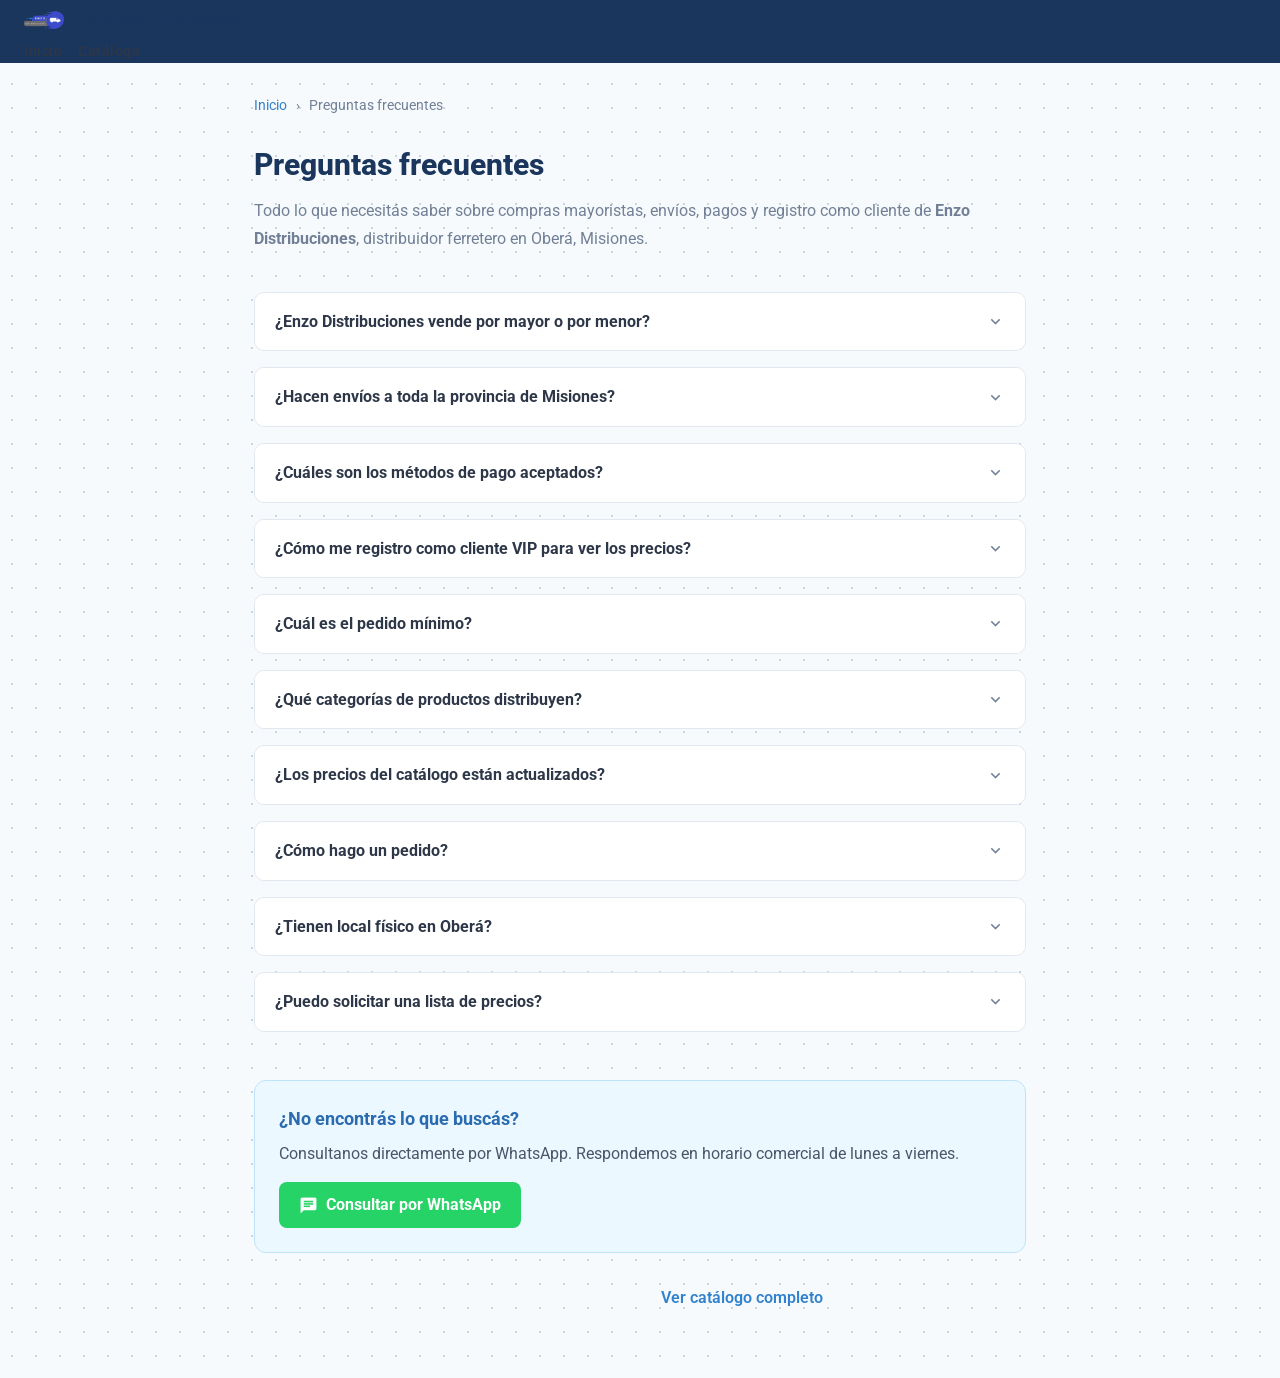
<file: faq.html>
<!DOCTYPE html>
<html lang="es">
<head>
    <meta charset="UTF-8">
    <meta name="viewport" content="width=device-width, initial-scale=1.0">
    <title>Preguntas Frecuentes | Enzo Distribuciones — Mayorista Ferretero Oberá</title>
    <meta name="description" content="Respondemos las preguntas más comunes sobre compras mayoristas, envíos a Misiones y NEA, métodos de pago, registro como cliente VIP y más.">
    <meta name="author" content="Enzo Distribuciones">
    <meta property="og:type"        content="website">
    <meta property="og:url"         content="https://enzodistribuciones.com/faq.html">
    <meta property="og:title"       content="Preguntas Frecuentes | Enzo Distribuciones">
    <meta property="og:description" content="Todo lo que necesitás saber sobre compras mayoristas de ferretería en Oberá, Misiones.">
    <meta property="og:image"       content="https://enzodistribuciones.com/og-image.jpg">
    <meta property="og:locale"      content="es_AR">
    <meta property="og:site_name"   content="Enzo Distribuciones">
    <link rel="canonical"           href="https://enzodistribuciones.com/faq.html">
    <link rel="stylesheet" href="styles.css">
    <link href="https://fonts.googleapis.com/icon?family=Material+Icons" rel="stylesheet">
    <link href="https://fonts.googleapis.com/css2?family=Roboto:wght@400;500;700;900&display=swap" rel="stylesheet">
    <link rel="icon" type="image/png" href="./logo-empresa.png">

    <!-- ═══ JSON-LD FAQPage — citado por ChatGPT, Perplexity, Gemini y Google ═══ -->
    <script type="application/ld+json">
    {
      "@context": "https://schema.org",
      "@type": "FAQPage",
      "name": "Preguntas Frecuentes — Enzo Distribuciones",
      "url": "https://enzodistribuciones.com/faq.html",
      "isPartOf": {"@id": "https://enzodistribuciones.com/#website"},
      "mainEntity": [
        {
          "@type": "Question",
          "name": "¿Enzo Distribuciones vende por mayor o por menor?",
          "acceptedAnswer": {
            "@type": "Answer",
            "text": "Enzo Distribuciones es un distribuidor mayorista ubicado en Oberá, Misiones. Trabajamos principalmente con ferreterías, comercios, constructoras y revendedores. Los precios VIP están disponibles para clientes registrados. Si sos consumidor final, podés consultar disponibilidad y precio por WhatsApp."
          }
        },
        {
          "@type": "Question",
          "name": "¿Hacen envíos a toda la provincia de Misiones?",
          "acceptedAnswer": {
            "@type": "Answer",
            "text": "Sí. Realizamos envíos a toda la provincia de Misiones y a las provincias del NEA (Corrientes, Chaco, Formosa). Los pedidos se coordinan por WhatsApp al +54 9 3755 503213. El costo y tiempo de envío depende de la localidad y el volumen del pedido. Para compras superiores a $150.000 el envío puede ser bonificado."
          }
        },
        {
          "@type": "Question",
          "name": "¿Cuáles son los métodos de pago aceptados?",
          "acceptedAnswer": {
            "@type": "Answer",
            "text": "Aceptamos efectivo, transferencia bancaria y depósito. Los pedidos se confirman por WhatsApp y los datos de pago se informan al momento de la compra. Los precios pueden variar según el método de pago elegido."
          }
        },
        {
          "@type": "Question",
          "name": "¿Cómo me registro como cliente VIP para ver los precios?",
          "acceptedAnswer": {
            "@type": "Answer",
            "text": "Podés solicitar el acceso VIP directamente desde el sitio web en la sección 'Acceso VIP' o contactándonos por WhatsApp. Una vez aprobado tu perfil, accedés al catálogo completo con precios mayoristas actualizados. El proceso de aprobación es gratuito y suele completarse en 24 horas hábiles."
          }
        },
        {
          "@type": "Question",
          "name": "¿Cuál es el pedido mínimo para comprar?",
          "acceptedAnswer": {
            "@type": "Answer",
            "text": "No tenemos un monto mínimo de pedido obligatorio. Sin embargo, para acceder a los precios mayoristas y condiciones especiales de envío se recomienda consultar directamente por WhatsApp según el tipo y volumen de productos que necesitás."
          }
        },
        {
          "@type": "Question",
          "name": "¿Qué categorías de productos distribuyen?",
          "acceptedAnswer": {
            "@type": "Answer",
            "text": "Enzo Distribuciones cuenta con más de 500 productos en las siguientes categorías: herramientas eléctricas y manuales, electricidad e iluminación, plomería y sanitarios, pinturas y aerosoles, ferretería general, fijaciones y adhesivos, cortinería y accesorios para el hogar, y materiales de construcción. El stock se actualiza permanentemente."
          }
        },
        {
          "@type": "Question",
          "name": "¿Los precios están actualizados en el catálogo online?",
          "acceptedAnswer": {
            "@type": "Answer",
            "text": "Sí. Dado el contexto inflacionario en Argentina, actualizamos los precios del catálogo con alta frecuencia — varias veces por semana cuando es necesario. Todos los precios en el catálogo reflejan los valores vigentes al momento de la consulta para clientes VIP habilitados."
          }
        },
        {
          "@type": "Question",
          "name": "¿Cómo hago un pedido?",
          "acceptedAnswer": {
            "@type": "Answer",
            "text": "Podés armar tu pedido directamente desde el catálogo online, seleccionando los productos y completando el formulario de solicitud. Una vez enviado, te contactamos por WhatsApp para confirmar disponibilidad, precio final y coordinar el pago y envío. También podés consultar directamente al +54 9 3755 503213."
          }
        },
        {
          "@type": "Question",
          "name": "¿Tienen local físico en Oberá?",
          "acceptedAnswer": {
            "@type": "Answer",
            "text": "Sí, operamos desde Oberá, Misiones. Para visitas y retiro en persona coordinar previamente por WhatsApp al +54 9 3755 503213 para confirmar horario de atención y disponibilidad del pedido."
          }
        },
        {
          "@type": "Question",
          "name": "¿Puedo solicitar una lista de precios?",
          "acceptedAnswer": {
            "@type": "Answer",
            "text": "Como cliente VIP registrado accedés a todos los precios directamente en el catálogo online. Si preferís una lista en formato PDF o por WhatsApp, podés solicitarla contactándonos al +54 9 3755 503213. Las listas se generan bajo pedido con los precios vigentes del día."
          }
        }
      ]
    }
    </script>
</head>
<body>
    <header class="top-bar" style="padding: 0 1.5rem;">
        <a href="index.html" class="logo" style="display:flex;align-items:center;gap:10px;text-decoration:none;">
            <img src="logo-empresa.png" alt="Enzo Distribuciones" style="height:40px;">
            <span style="font-weight:700;font-size:1.1rem;color:var(--primary-dark);">Enzo Distribuciones</span>
        </a>
        <nav style="display:flex;gap:1rem;align-items:center;">
            <a href="index.html" style="color:var(--text-dark);text-decoration:none;font-size:0.9rem;">Inicio</a>
            <a href="productos.html" style="color:var(--text-dark);text-decoration:none;font-size:0.9rem;">Catálogo</a>
        </nav>
    </header>

    <main style="max-width:820px;margin:0 auto;padding:2rem 1.5rem 4rem;">

        <nav aria-label="Ruta de navegación" style="font-size:0.85rem;color:#718096;margin-bottom:1.5rem;">
            <a href="index.html" style="color:#3182CE;">Inicio</a>
            <span style="margin:0 6px;">›</span>
            <span>Preguntas frecuentes</span>
        </nav>

        <h1 style="font-size:1.9rem;font-weight:800;color:var(--primary-dark);margin-bottom:.5rem;">
            Preguntas frecuentes
        </h1>
        <p style="color:#718096;font-size:1rem;margin-bottom:2.5rem;line-height:1.7;">
            Todo lo que necesitás saber sobre compras mayoristas, envíos, pagos y registro como cliente de <strong>Enzo Distribuciones</strong>, distribuidor ferretero en Oberá, Misiones.
        </p>

        <div style="display:flex;flex-direction:column;gap:1rem;" id="faq-list">
            <!-- Las preguntas se renderizan con JS para evitar duplicar el JSON-LD -->
        </div>

        <div style="margin-top:3rem;padding:1.5rem;background:#EBF8FF;border-radius:12px;border:1px solid #BEE3F8;">
            <h2 style="font-size:1.1rem;font-weight:700;color:#2B6CB0;margin-bottom:.5rem;">¿No encontrás lo que buscás?</h2>
            <p style="color:#4A5568;margin-bottom:1rem;line-height:1.6;">
                Consultanos directamente por WhatsApp. Respondemos en horario comercial de lunes a viernes.
            </p>
            <a href="https://wa.me/5493755503213?text=Hola%20Enzo%20Distribuciones%2C%20tengo%20una%20consulta"
               style="display:inline-flex;align-items:center;gap:8px;background:#25D366;color:white;padding:10px 20px;border-radius:8px;text-decoration:none;font-weight:700;">
                <span class="material-icons" style="font-size:1.2rem;">chat</span>
                Consultar por WhatsApp
            </a>
        </div>

        <div style="margin-top:2rem;text-align:center;">
            <a href="productos.html" style="display:inline-flex;align-items:center;gap:6px;color:#3182CE;text-decoration:none;font-weight:600;">
                <span class="material-icons" style="font-size:1.1rem;">inventory_2</span>
                Ver catálogo completo
            </a>
        </div>
    </main>

    <script>
    // Renderizar las FAQ desde el JSON-LD (evita duplicar el contenido)
    const faqs = [
        {q:"¿Enzo Distribuciones vende por mayor o por menor?", a:"Somos un distribuidor mayorista en Oberá, Misiones. Trabajamos principalmente con ferreterías, comercios, constructoras y revendedores. Los precios VIP están disponibles para clientes registrados. Si sos consumidor final, podés consultar por WhatsApp."},
        {q:"¿Hacen envíos a toda la provincia de Misiones?", a:"Sí. Enviamos a toda Misiones y provincias del NEA (Corrientes, Chaco, Formosa). Los pedidos se coordinan por WhatsApp al +54 9 3755 503213. Para compras superiores a $150.000 el envío puede ser bonificado."},
        {q:"¿Cuáles son los métodos de pago aceptados?", a:"Aceptamos efectivo, transferencia bancaria y depósito. Los pedidos se confirman por WhatsApp y los datos de pago se informan al momento de la compra."},
        {q:"¿Cómo me registro como cliente VIP para ver los precios?", a:"Solicitá el acceso VIP desde el sitio web en la sección 'Acceso VIP' o por WhatsApp. Una vez aprobado tu perfil, accedés a los precios mayoristas. El proceso es gratuito y tarda hasta 24 horas hábiles."},
        {q:"¿Cuál es el pedido mínimo?", a:"No tenemos monto mínimo obligatorio. Para condiciones especiales de envío y precio mayorista, consultá directamente por WhatsApp según el tipo y volumen que necesitás."},
        {q:"¿Qué categorías de productos distribuyen?", a:"Más de 500 productos en: herramientas eléctricas y manuales, electricidad, plomería, pinturas, ferretería general, fijaciones, cortinería y materiales de construcción. Stock actualizado permanentemente."},
        {q:"¿Los precios del catálogo están actualizados?", a:"Sí. Actualizamos precios varias veces por semana. Todos los precios reflejan los valores vigentes al momento de la consulta para clientes VIP habilitados."},
        {q:"¿Cómo hago un pedido?", a:"Armá tu pedido desde el catálogo online y completá el formulario. Te contactamos por WhatsApp para confirmar disponibilidad y coordinar pago y envío. También podés escribirnos directamente al +54 9 3755 503213."},
        {q:"¿Tienen local físico en Oberá?", a:"Sí, operamos desde Oberá, Misiones. Para visitas y retiro en persona coordinar previamente por WhatsApp para confirmar horario y disponibilidad."},
        {q:"¿Puedo solicitar una lista de precios?", a:"Como cliente VIP accedés a los precios desde el catálogo online. También podés pedir una lista en PDF por WhatsApp con los precios vigentes del día."}
    ];

    const container = document.getElementById('faq-list');
    faqs.forEach((item, i) => {
        const div = document.createElement('details');
        div.style.cssText = 'border:1px solid #E2E8F0;border-radius:10px;overflow:hidden;';
        div.innerHTML = `
            <summary style="padding:1rem 1.25rem;font-weight:700;font-size:1rem;color:#2D3748;cursor:pointer;list-style:none;display:flex;justify-content:space-between;align-items:center;background:white;">
                ${item.q}
                <span class="material-icons" style="font-size:1.2rem;color:#718096;flex-shrink:0;margin-left:8px;transition:transform .2s;">expand_more</span>
            </summary>
            <div style="padding:0 1.25rem 1rem;color:#4A5568;line-height:1.7;background:#FAFAFA;border-top:1px solid #EDF2F7;">${item.a}</div>`;
        div.addEventListener('toggle', function() {
            const icon = this.querySelector('.material-icons');
            if (icon) icon.style.transform = this.open ? 'rotate(180deg)' : '';
        });
        container.appendChild(div);
    });
    </script>
</body>
</html>
</file>
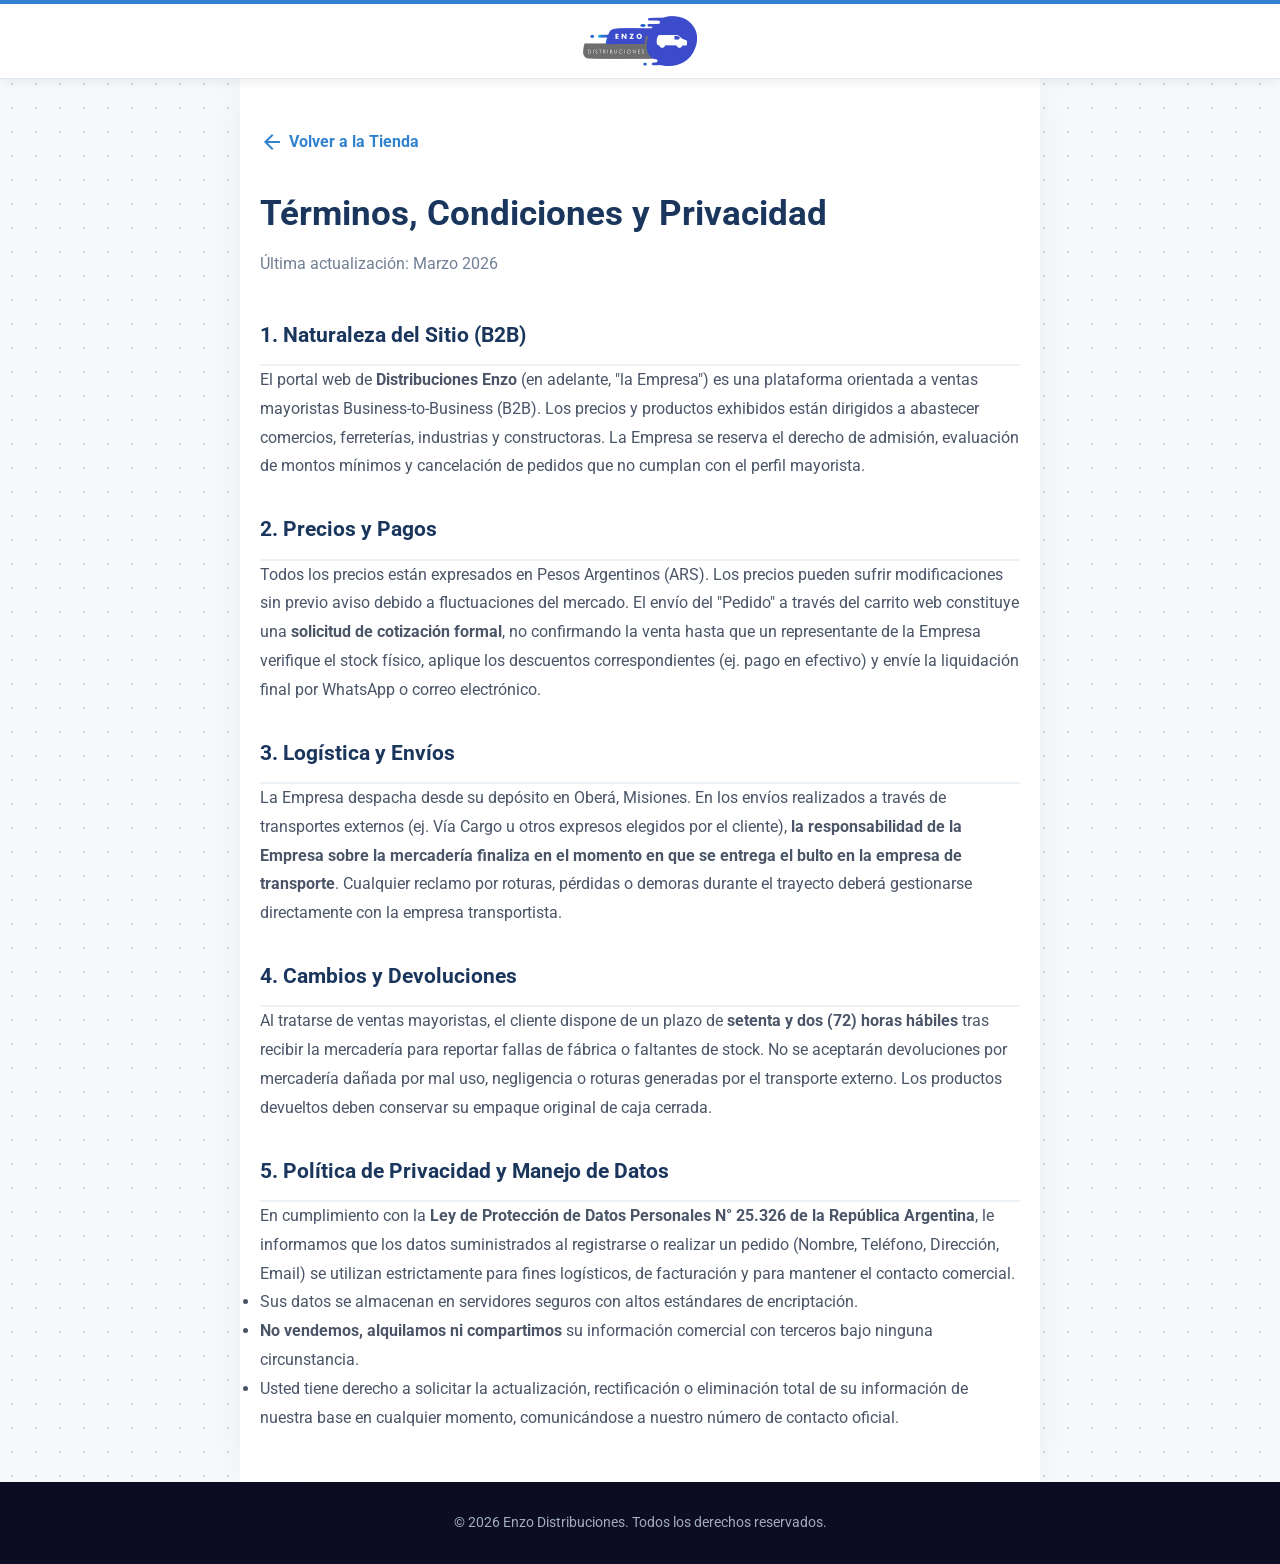
<file: legales.html>
<!DOCTYPE html>
<html lang="es">
<head>
    <meta charset="UTF-8">
    <meta name="viewport" content="width=device-width, initial-scale=1.0">
    <title>Términos y Condiciones | Enzo Distribuciones</title>
    <link rel="stylesheet" href="styles.css">
    <link href="https://fonts.googleapis.com/icon?family=Material+Icons" rel="stylesheet">
    <link href="https://fonts.googleapis.com/css2?family=Roboto:wght@400;500;700;900&display=swap" rel="stylesheet">
    <link rel="icon" type="image/png" href="./logo-empresa.png">
</head>
<body>
    <header class="main-header" style="border-bottom: 1px solid #E2E8F0;">
        <div class="container header-content" style="justify-content: center;">
            <a href="index.html" class="logo">
                <img src="./EnzoDistribuidora.png" alt="Distribuciones Enzo" style="max-height: 50px;">
            </a>
        </div>
    </header>

    <div class="container section-white" style="max-width: 800px; padding: 50px 20px; min-height: 60vh;">
        
        <a href="index.html" style="color: var(--primary-blue); font-weight: bold; text-decoration: none; display: flex; align-items: center; gap: 5px; margin-bottom: 30px;">
            <span class="material-icons">arrow_back</span> Volver a la Tienda
        </a>

        <h1 style="color: var(--primary-dark); font-size: 2.2rem; margin-bottom: 10px;">Términos, Condiciones y Privacidad</h1>
        <p style="color: #718096; margin-bottom: 40px;">Última actualización: Marzo 2026</p>

        <div style="color: #4A5568; line-height: 1.8;">
            <h2 style="color: var(--primary-dark); font-size: 1.3rem; margin-top: 30px; border-bottom: 2px solid #EDF2F7; padding-bottom: 10px;">1. Naturaleza del Sitio (B2B)</h2>
            <p>El portal web de <strong>Distribuciones Enzo</strong> (en adelante, "la Empresa") es una plataforma orientada a ventas mayoristas Business-to-Business (B2B). Los precios y productos exhibidos están dirigidos a abastecer comercios, ferreterías, industrias y constructoras. La Empresa se reserva el derecho de admisión, evaluación de montos mínimos y cancelación de pedidos que no cumplan con el perfil mayorista.</p>

            <h2 style="color: var(--primary-dark); font-size: 1.3rem; margin-top: 30px; border-bottom: 2px solid #EDF2F7; padding-bottom: 10px;">2. Precios y Pagos</h2>
            <p>Todos los precios están expresados en Pesos Argentinos (ARS). Los precios pueden sufrir modificaciones sin previo aviso debido a fluctuaciones del mercado. El envío del "Pedido" a través del carrito web constituye una <strong>solicitud de cotización formal</strong>, no confirmando la venta hasta que un representante de la Empresa verifique el stock físico, aplique los descuentos correspondientes (ej. pago en efectivo) y envíe la liquidación final por WhatsApp o correo electrónico.</p>

            <h2 style="color: var(--primary-dark); font-size: 1.3rem; margin-top: 30px; border-bottom: 2px solid #EDF2F7; padding-bottom: 10px;">3. Logística y Envíos</h2>
            <p>La Empresa despacha desde su depósito en Oberá, Misiones. En los envíos realizados a través de transportes externos (ej. Vía Cargo u otros expresos elegidos por el cliente), <strong>la responsabilidad de la Empresa sobre la mercadería finaliza en el momento en que se entrega el bulto en la empresa de transporte</strong>. Cualquier reclamo por roturas, pérdidas o demoras durante el trayecto deberá gestionarse directamente con la empresa transportista.</p>

            <h2 style="color: var(--primary-dark); font-size: 1.3rem; margin-top: 30px; border-bottom: 2px solid #EDF2F7; padding-bottom: 10px;">4. Cambios y Devoluciones</h2>
            <p>Al tratarse de ventas mayoristas, el cliente dispone de un plazo de <strong>setenta y dos (72) horas hábiles</strong> tras recibir la mercadería para reportar fallas de fábrica o faltantes de stock. No se aceptarán devoluciones por mercadería dañada por mal uso, negligencia o roturas generadas por el transporte externo. Los productos devueltos deben conservar su empaque original de caja cerrada.</p>

            <h2 style="color: var(--primary-dark); font-size: 1.3rem; margin-top: 30px; border-bottom: 2px solid #EDF2F7; padding-bottom: 10px;">5. Política de Privacidad y Manejo de Datos</h2>
            <p>En cumplimiento con la <strong>Ley de Protección de Datos Personales N° 25.326 de la República Argentina</strong>, le informamos que los datos suministrados al registrarse o realizar un pedido (Nombre, Teléfono, Dirección, Email) se utilizan estrictamente para fines logísticos, de facturación y para mantener el contacto comercial.</p>
            <ul>
                <li>Sus datos se almacenan en servidores seguros con altos estándares de encriptación.</li>
                <li><strong>No vendemos, alquilamos ni compartimos</strong> su información comercial con terceros bajo ninguna circunstancia.</li>
                <li>Usted tiene derecho a solicitar la actualización, rectificación o eliminación total de su información de nuestra base en cualquier momento, comunicándose a nuestro número de contacto oficial.</li>
            </ul>
        </div>
    </div>

    <footer style="background: var(--navy-bg); text-align: center; padding: 30px; color: #A0AEC0; font-size: 0.85rem;">
        <p>&copy; 2026 Enzo Distribuciones. Todos los derechos reservados.</p>
    </footer>

</body>
</html>
</file>
<file: styles.css>
/* ==========================================================================
   1. VARIABLES Y CONFIGURACIÓN GLOBAL (PALETA AZUL CORPORATE TECH)
   ========================================================================== */
:root {
    /* --- Paleta de Colores Nueva (Azul) --- */
    --primary-blue: #3182CE;       /* Color principal (Botones, Acentos) */
    --primary-dark: #1A365D;       /* Azul Marino (Textos fuertes, Hover) */
    --navy-bg: #0c0c22;            /* Fondo Oscuro (Footer, Header móvil) */
    --accent-cyan: #63B3ED;        /* Detalles claros */
    
    /* --- Fondos y Estructura --- */
    --grey-bg: #F7FAFC;            /* Fondo general más limpio */
    --card-white: #ffffff;
    --text-dark: #2D3748;          /* Gris oscuro (Más suave que negro puro) */
    --text-light: #718096;         /* Gris medio */
    --border-color: #E2E8F0;

    /* --- Sombras Premium --- */
    --shadow-sm: 0 1px 3px rgba(0,0,0,0.12), 0 1px 2px rgba(0,0,0,0.24);
    --shadow-md: 0 4px 6px -1px rgba(0,0,0,0.1), 0 2px 4px -1px rgba(0,0,0,0.06);
    --shadow-lg: 0 10px 15px -3px rgba(0, 0, 0, 0.1), 0 4px 6px -2px rgba(0, 0, 0, 0.05);

    /* ======================================================================
       DESIGN TOKENS — REDISEÑO 2026 (FASE 0)
       Aditivos: NO cambian nada visible todavía. Usan la MISMA paleta.
       Sirven de base para todas las fases siguientes.
       ====================================================================== */

    /* Sombras nuevas, multicapa y suaves (look moderno) */
    --shadow-card:        0 1px 2px rgba(16,24,40,.04), 0 4px 12px rgba(16,24,40,.06);
    --shadow-card-hover:  0 10px 20px rgba(26,54,93,.10), 0 18px 40px rgba(26,54,93,.12);
    --shadow-glow:        0 0 0 1px rgba(49,130,206,.25), 0 8px 30px rgba(49,130,206,.18);

    /* Radios consistentes */
    --radius-sm:   8px;
    --radius-md:   14px;
    --radius-lg:   20px;
    --radius-pill: 999px;

    /* Transiciones y curvas de animación */
    --ease-spring: cubic-bezier(.22, 1, .36, 1);
    --ease-out:    cubic-bezier(.25, .8, .25, 1);
    --t-fast: .15s;
    --t-base: .30s;
    --t-slow: .50s;

    /* Gradientes de marca (mismos colores de la paleta) */
    --grad-brand: linear-gradient(135deg, var(--primary-blue), var(--primary-dark));
    --grad-cyan:  linear-gradient(135deg, var(--accent-cyan), var(--primary-blue));

    /* Superficies "glass" (para header al scrollear, sidebar, drawer) */
    --glass-bg:     rgba(255, 255, 255, .72);
    --glass-border: rgba(255, 255, 255, .55);
    --glass-blur:   14px;
}

/* ==========================================================================
   ACCESIBILIDAD: respetar "Reducir movimiento" del sistema operativo.
   Quien tenga esa preferencia NO verá animaciones (no cambia el look por
   defecto del resto de los usuarios). Guardia para todas las fases.
   ========================================================================== */
@media (prefers-reduced-motion: reduce) {
    *, *::before, *::after {
        animation-duration: 0.001ms !important;
        animation-iteration-count: 1 !important;
        transition-duration: 0.001ms !important;
        scroll-behavior: auto !important;
    }
}



* {
    box-sizing: border-box;
    margin: 0;
    padding: 0;
    font-family: 'Roboto', 'Arial', sans-serif;
}

body {
    background-color: var(--grey-bg);
    /* Textura de puntitos grises muy suaves */
    background-image: radial-gradient(#CBD5E0 1px, transparent 1px);
    background-size: 24px 24px;
    line-height: 1.6;
    color: var(--text-dark);
    -webkit-font-smoothing: antialiased;
    overflow-x: clip; /* clip no rompe sticky, hidden sí */
    width: 100%;
    position: relative;
}
.container {
    max-width: 1200px;
    margin: 0 auto;
    padding: 0 10px;
}

a {
    text-decoration: none;
    color: inherit;
    transition: all 0.3s ease;
}

img {
    max-width: 100%;
    display: block;
}

/* ==========================================================================
   1.5 CINTA SUPERIOR (TOP BAR CORPORATIVA)
   ========================================================================== */
.top-bar {
    background-color: var(--primary-dark);
    color: #CBD5E0;
    padding: 8px 0;
    font-size: 0.85rem;
    font-weight: 600;
    letter-spacing: 0.5px;
    position: relative;
    z-index: 1501; /* Asegura que quede por encima de todo */
}

.top-bar-content {
    display: flex;
    justify-content: space-between;
    align-items: center;
}

.top-bar-left {
    display: flex;
    align-items: center;
    gap: 8px;
}

.top-bar-right a {
    display: flex;
    align-items: center;
    gap: 8px;
    color: #CBD5E0;
    text-decoration: none;
    transition: color 0.3s ease;
}

.top-bar-right a:hover {
    color: #63B3ED; /* Brillo celeste al pasar el mouse */
}

/* ==========================================================================
   2. HEADER Y NAVEGACIÓN (MODERNO Y LIMPIO)
   ========================================================================== */
.main-header {
    background-color: var(--card-white);
    padding: 12px 0;
    position: -webkit-sticky; /* Para iPhones */
    position: sticky;
    top: 0;
    z-index: 1500; /* Alto para que ninguna tarjeta lo tape (top-bar = 1501) */
    box-shadow: 0 2px 12px rgba(0,0,0,0.08);
    border-top: 4px solid var(--primary-blue);
    transition: box-shadow .2s;
}
/* Sombra más pronunciada al scrollear (JS agrega .scrolled) */
.main-header.scrolled {
    box-shadow: 0 4px 24px rgba(0,0,0,0.14);
}

.header-content {
    display: flex;
    justify-content: space-between;
    align-items: center;
    gap: 20px;
}

/* 1. Ocultar el ícono de persona en PC (Solo debe salir en celular) */
.mobile-user-icon {
    display: none; 
}

/* 2. Asegurar que el botón "CUENTA" (o VIP) se vea en PC */
.desktop-only {
    display: inline-flex;
    align-items: center;
    justify-content: center;
}

/* ================= NUEVOS ESTILOS LOGO ================= */
/* VERSIÓN ESCRITORIO (PC): Flexible y a la izquierda */
.logo {
    text-decoration: none;
    display: flex; 
    align-items: center; 
    height: 100%; 
}

/* NUEVO: Reglas estrictas para el gráfico del logo */
.logo img {
    max-height: 70px; /* 🔥 AUMENTADO: De 40px a 70px para que las letras se lean claras */
    width: auto; 
    display: block; 
    object-fit: contain; 
    transition: transform 0.3s ease; 
}

.logo:hover img {
    transform: scale(1.03); /* Crece apenitas al pasar el mouse */
}

/* 3. EL DEGRADADO PARA "ENZO" */
.text-gradient {
    /* Define los colores del degradado (usando tus variables) */
    background: linear-gradient(135deg, var(--primary-blue) 0%, var(--primary-dark) 100%);
    
    /* Estas propiedades mágicas recortan el fondo con la forma del texto */
    -webkit-background-clip: text;
    background-clip: text;
    -webkit-text-fill-color: transparent;
    color: transparent; /* Fallback */
    
    display: inline-block; /* Necesario para que el degradado se aplique bien */
}
/* ======================================================= */

/* Agrega esto justo antes de la barra de búsqueda para que el menú no se rompa */
.main-nav {
    flex-shrink: 0; /* Evita que el menú se aplaste si hay poco espacio */
    margin-right: 20px;
}

/* Navegación Principal (Escritorio) */
.main-nav ul {
    display: flex;
    list-style: none;
    gap: 25px;
}

.main-nav a {
    color: var(--text-dark);
    font-weight: 700;
    text-transform: uppercase;
    font-size: 0.9rem;
    position: relative;
    padding: 5px 0;
}

.main-nav a:hover {
    color: var(--primary-blue);
}

/* Efecto de subrayado animado */
.main-nav a::after {
    content: '';
    position: absolute;
    width: 0;
    height: 2px;
    bottom: 0;
    left: 0;
    background-color: var(--primary-blue);
    transition: width 0.3s;
}
.main-nav a:hover::after {
    width: 100%;
}

/* Botón Hamburguesa */
.menu-toggle {
    display: none; /* Oculto en PC */
    background: none;
    border: none;
    color: var(--primary-dark);
    font-size: 2rem;
    cursor: pointer;
}

.mobile-only { display: none; }
/* --- AJUSTE DE SEGURIDAD PARA EL MENÚ --- */


/* --- BARRA DE BÚSQUEDA (EQUILIBRADA) --- */
.search-container {
    flex-grow: 1;       /* Crece, pero comparte espacio amablemente */
    max-width: 600px;   /* Un ancho máximo más seguro para laptops */
    position: relative;
}

.search-bar {
    display: flex;
    box-shadow: 0 4px 15px rgba(0,0,0,0.05); /* Sombra más elegante */
    border-radius: 50px;
    overflow: hidden;
    border: 2px solid #E2E8F0; /* Borde un poquito más grueso */
    height: 46px;       /* Altura generosa y fácil de tocar */
    transition: all 0.3s ease;
    width: 100%;
}

/* Efecto al hacer clic: Se ilumina el borde */
.search-bar:focus-within {
    border-color: var(--primary-blue);
    box-shadow: 0 0 0 4px rgba(49, 130, 206, 0.1);
}

.search-bar input[type="text"] {
    width: 100%;
    border: none;
    background: white;
    padding: 0 5px;
    outline: none;
    color: var(--text-dark);
    font-size: 1.1rem;  /* AUMENTADO: Letra más grande (aprox 18px) */
    line-height: 55px;
}

.search-bar button.search-btn {
    background-color: var(--primary-blue);
    color: white;
    border: none;
    padding: 0 8px;
    cursor: pointer;
    transition: background 0.3s;
    font-size: 1.6rem;  /* AUMENTADO: Lupa bien visible */
    display: flex;
    align-items: center;
    justify-content: center;
}

.search-bar button.search-btn:hover {
    background-color: var(--primary-dark);
}

/* --- RESULTADOS FLOTANTES (MÁS GRANDES Y LEGIBLES) --- */
.search-results {
    position: absolute; 
    top: calc(100% + 10px); 
    left: 0; 
    width: 100%;
    background: white; 
    border-radius: 16px; 
    border: 1px solid rgba(0,0,0,0.08);
    box-shadow: 0 20px 50px rgba(0,0,0,0.15); 
    z-index: 1001; 
    display: none; 
    max-height: 500px; 
    overflow-y: auto; 
    padding: 10px 0;
}
.search-results.active { display: block; animation: slideDownFade 0.2s ease-out forwards; }

.search-item { 
    display: flex; 
    align-items: center; 
    gap: 20px;          /* Más separación entre foto y texto */
    padding: 15px 25px; /* Más aire interno */
    cursor: pointer; 
    text-decoration: none; 
    color: inherit; 
    border-bottom: 1px solid #f7fafc; 
    transition: background 0.2s;
}
.search-item:last-child { border-bottom: none; }
.search-item:hover { background-color: #F8FAFC; }

/* Imagen del resultado más grande */
.search-img-box {
    width: 60px;        /* AUMENTADO: De 45px a 60px */
    height: 60px; 
    background: white; 
    border: 1px solid #eee; 
    border-radius: 10px; 
    display: flex; 
    align-items: center; 
    justify-content: center;
    padding: 5px;
    flex-shrink: 0;
}
.search-img-box img { 
    max-width: 100%; 
    max-height: 100%; 
    object-fit: contain; 
}

.search-info { flex: 1; }

.search-info h4 { 
    font-size: 1.05rem; /* AUMENTADO: Título del producto más grande */
    margin: 0 0 4px 0; 
    color: var(--text-dark); 
    font-weight: 700; 
    line-height: 1.2;
}

.search-brand { 
    font-size: 0.8rem;  /* Marca más legible */
    color: var(--primary-blue); 
    font-weight: 800; 
    text-transform: uppercase; 
    letter-spacing: 1px;
    background: #EBF8FF;
    padding: 2px 6px;
    border-radius: 4px;
}

.search-action { 
    font-size: 0.85rem; 
    color: #A0AEC0; 
    font-weight: 700; 
    text-transform: uppercase; 
    display: flex; 
    align-items: center; 
    gap: 5px;
}
.search-item:hover .search-action { color: var(--primary-blue); }

/* Botones de Usuario */
.user-actions {
    display: flex;
    align-items: center;
    gap: 15px;
}

.btn-outline {
    background: transparent;
    border: 2px solid var(--primary-blue);
    color: var(--primary-blue);
    padding: 8px 20px;
    font-weight: bold;
    cursor: pointer;
    text-transform: uppercase;
    transition: all 0.3s;
    border-radius: 50px;
    font-size: 0.85rem;
}

.btn-outline:hover {
    background: var(--primary-blue);
    color: white;
    box-shadow: 0 4px 12px rgba(49, 130, 206, 0.4);
}

.cart-icon {
    position: relative;
    cursor: pointer;
    color: var(--primary-dark);
    transition: transform 0.2s;
}
.cart-icon:hover { transform: scale(1.1); }

.badge {
    position: absolute;
    top: -8px;
    right: -8px;
    background: #E53E3E; /* Rojo alerta */
    color: white;
    font-size: 0.7rem;
    width: 20px;
    height: 20px;
    display: flex;
    align-items: center;
    justify-content: center;
    border-radius: 50%;
    font-weight: bold;
    border: 2px solid white;
}

/* ==========================================================================
   3. HERO BANNER (SOLUCIÓN VISUAL PRO)
   ========================================================================== */
.hero-banner {
    position: relative;
    height: 450px;
    /* Gradiente Oscuro Neutral para apagar colores chillones */
    background: linear-gradient(140deg, rgba(10, 15, 30, 0.9) 40%, rgba(20, 35, 60, 0.75) 90%), url("./fondo.jpg");
    background-size: cover;
    background-position: center;
    background-attachment: fixed;
 
    display: flex;
    align-items: center;
    justify-content: center;
    text-align: center;
    color: white;
    margin-bottom: 50px;
    border-radius: 0 0 40px 40px;
    box-shadow: var(--shadow-md);
}

.hero-content {
    position: relative;
    z-index: 2;
    padding: 0 20px;
    max-width: 800px;
}

.hero-content h1 {
    font-size: 3.5rem;
    font-weight: 900;
    margin-bottom: 20px;
    letter-spacing: -1px;
    text-transform: uppercase;
    text-shadow: 0 4px 10px rgba(0,0,0,0.3);
    line-height: 1.1;
}

.hero-content p {
    font-size: 1.25rem;
    opacity: 0.95;
    margin-bottom: 30px;
    font-weight: 300;
}

.btn-hero {
    background: linear-gradient(90deg, var(--primary-blue) 0%, var(--primary-dark) 100%);
    color: white;
    padding: 15px 40px;
    font-weight: bold;
    border-radius: 50px;
    transition: all 0.3s ease;
    display: inline-block;
    box-shadow: 0 4px 15px rgba(49, 130, 206, 0.5);
    font-size: 1rem;
}

.btn-hero:hover {
    transform: translateY(-3px);
    box-shadow: 0 10px 25px rgba(49, 130, 206, 0.6);
}

/* ==========================================================================
   4. CATEGORÍAS (CARRUSEL TIPO PRIME VIDEO)
   ========================================================================== */


/* ==========================================================================
   BANDA DE CATEGORÍAS (AHORA SUAVE Y ELEGANTE)
   ========================================================================== */
.premium-categories-band {
    /* Fondo "Gris Hielo" súper limpio y profesional */
    background-color: #F8FAFC;
    background: linear-gradient(180deg, #F8FAFC 0%, #EDF2F7 100%);
    
    padding: 30px 0 10px 0; /* Menos aire arriba y abajo */
    margin: 30px 0 20px 0; 
    
    /* Bordes sutiles, no la línea gruesa azul de antes */
    border-top: 1px solid #E2E8F0;
    border-bottom: 1px solid #E2E8F0;
    
    overflow: hidden; 
}

.premium-categories-band .container {
    max-width: 1200px;
    margin: 0 auto;
    padding: 0 20px;
}

/* Ajuste fino al contenedor del carrusel para que no tenga tanto margen extra ahora que tiene fondo */
.carousel-b2b-wrapper {
    position: relative;
    max-width: 1200px;
    margin: 15px auto 10px auto; 
}
 
.carousel-b2b-wrapper {
    position: relative;
    max-width: 1200px;
    margin: 15px auto 20px auto;
    /* Evitamos que las flechas se salgan del contenedor */
}

/* La pista infinita */
.carousel-b2b-track {
    display: flex;
    gap: 20px;
    overflow-x: auto;
    scroll-snap-type: x mandatory; /* Efecto Imán */
    scroll-behavior: smooth;
    -webkit-overflow-scrolling: touch; /* Fluidez nativa en celulares */
    padding: 20px 5px 40px 5px; /* Padding para la sombra */
    /* Ocultar barra de scroll para un look limpio */
    scrollbar-width: none; 
}
.carousel-b2b-track::-webkit-scrollbar {
    display: none;
}

/* Las Tarjetas (Formato Póster) */
.b2b-cat-banner {
    flex: 0 0 230px; /* MÁS ANGOSTAS: Antes era 260px */
    height: 280px;   /* MUCHO MÁS CORTAS: Antes era 380px */
    scroll-snap-align: start;
    position: relative;
    border-radius: 16px;
    overflow: hidden;
    text-decoration: none;
    display: flex;
    align-items: flex-end;
    padding: 30px 25px;
    background-size: cover;
    background-position: center;
    box-shadow: 0 8px 20px rgba(0,0,0,0.06);
    transition: transform 0.4s cubic-bezier(0.25, 0.8, 0.25, 1), box-shadow 0.4s ease;
    cursor: pointer;
}

/* El filtro oscuro */
.cat-overlay {
    position: absolute; top: 0; left: 0; width: 100%; height: 100%;
    background: linear-gradient(to top, rgba(10, 25, 47, 0.95) 0%, rgba(10, 25, 47, 0.4) 50%, rgba(10, 25, 47, 0.1) 100%);
    z-index: 1; transition: background 0.4s ease;
}

.b2b-cat-banner:hover {
    transform: translateY(-8px);
    box-shadow: 0 15px 35px rgba(49, 130, 206, 0.3);
}

.b2b-cat-banner:hover .cat-overlay {
    background: linear-gradient(to top, rgba(49, 130, 206, 0.95) 0%, rgba(10, 25, 47, 0.5) 50%, rgba(10, 25, 47, 0.1) 100%);
}

.cat-content { position: relative; z-index: 2; width: 100%; }

.cat-content h3 {
    color: white; font-size: 1.6rem; font-weight: 900; text-transform: uppercase;
    margin-bottom: 5px; letter-spacing: 0.5px; text-shadow: 0 2px 4px rgba(0,0,0,0.5);
    transition: transform 0.3s ease;
}

.btn-ghost {
    display: inline-flex; align-items: center; gap: 5px; color: var(--accent-cyan);
    font-size: 0.9rem; font-weight: 800; text-transform: uppercase;
    opacity: 0; transform: translateY(15px); transition: all 0.3s ease;
}
.btn-ghost .material-icons { font-size: 1.1rem; }
.b2b-cat-banner:hover .cat-content h3 { transform: translateY(-5px); }
.b2b-cat-banner:hover .btn-ghost { opacity: 1; transform: translateY(0); color: white; }

/* ==========================================================================
   FONDOS DE CATEGORÍAS (INYECCIÓN SEGURA DESDE CSS)
   ========================================================================== */
.cat-electricas { background-image: url('./categorias/herramientas-electricas.jpg'); }
.cat-pinturas { background-image: url('./categorias/pintura.jpg'); }
.cat-plomeria { background-image: url('./categorias/plomeria.jpg'); }
.cat-buloneria { background-image: url('./categorias/buloneria.jpg'); }
.cat-bazar { background-image: url('./categorias/cocina.webp'); }
.cat-electricidad { background-image: url('./categorias/electricidad.jpg'); }

/* ==========================================================================
   FLECHAS LATERALES (MAGIA PRIME VIDEO)
   ========================================================================== */
.carousel-arrow {
    position: absolute;
    top: 50%;
    transform: translateY(-50%);
    width: 45px;
    height: 90px; /* Altura rectangular elegante */
    background: rgba(10, 25, 47, 0.85); /* Azul marino fuerte */
    color: white;
    border: none;
    border-radius: 8px;
    cursor: pointer;
    z-index: 10;
    display: flex;
    align-items: center;
    justify-content: center;
    opacity: 0; /* Ocultas por defecto */
    transition: all 0.3s ease;
    backdrop-filter: blur(4px);
    box-shadow: 0 5px 15px rgba(0,0,0,0.3);
}

.carousel-arrow .material-icons { font-size: 2.5rem; }

/* Se muestran solo cuando el mouse entra en la zona */
.carousel-b2b-wrapper:hover .carousel-arrow { opacity: 1; }

.carousel-arrow:hover { background: var(--primary-blue); width: 55px; } /* Crece un poquito */
.left-arrow { left: -10px; border-radius: 0 8px 8px 0; }
.right-arrow { right: -10px; border-radius: 8px 0 0 8px; }





/* ==========================================================================
   5. PRODUCTOS Y GRID (TARJETAS CATÁLOGO)
   ========================================================================== */
.section-title {
    text-align: center;
    margin: 60px 0 40px;
}

.section-title h2 {
    color: var(--primary-dark);
    text-transform: uppercase;
    font-weight: 800;
    font-size: 1.8rem;
}

.divider {
    width: 70px;
    height: 4px;
    background-color: var(--primary-blue);
    margin: 15px auto;
    border-radius: 2px;
}

/* Grid Inteligente (Fuerza 3 columnas en PC) */
.product-grid {
    display: grid;
    /* CAMBIO CLAVE: Subimos el mínimo de 220px a 280px para que solo entren 3 */
    grid-template-columns: repeat(auto-fill, minmax(260px, 1fr));
    gap: 20px;
    padding-bottom: 20px;
}

/* Tarjeta Individual */
.product-card {
    background: var(--card-white);
    /* 🔥 REDUCIDO VERTICALMENTE: 12px arriba/abajo, 15px a los lados */
    padding: 12px 15px;
    border: 1px solid var(--border-color);
    border-radius: var(--radius-md);
    box-shadow: var(--shadow-card);
    transition: transform var(--t-base) var(--ease-spring),
                box-shadow var(--t-base) var(--ease-spring),
                border-color var(--t-base) ease;
    display: flex;
    flex-direction: column;
    justify-content: space-between;
    position: relative;
    overflow: hidden;
}

.card-image {
    height: 110px; /* 🔥 MUCHO MÁS BAJITA: Pasamos de 160px a 130px */
    display: flex;
    align-items: center;
    justify-content: center;
    margin-bottom: 10px;
    position: relative;
    overflow: hidden;
    border-radius: var(--radius-sm);
    background: linear-gradient(135deg, #ffffff 0%, var(--grey-bg) 100%);
}

.product-card:hover {
    transform: translateY(-6px);
    box-shadow: var(--shadow-card-hover);
    border-color: var(--accent-cyan);
}


.card-image img {
    max-width: 100%;
    max-height: 100%;
    object-fit: contain;
    mix-blend-mode: multiply;
    transition: transform var(--t-base) var(--ease-spring);
    position: relative;
    z-index: 0;
}

.product-card:hover .card-image img {
    transform: scale(1.08);
}

/* ── REDISEÑO 2026 — Tarjeta de producto (FASE 1) ─────────────────────────────
   Piezas nuevas (pseudo-elementos y clases que reemplazan estilos inline del JS).
   Todas usan los tokens de la Fase 0 y la misma paleta. */

/* Línea de acento superior que se despliega en hover */
.product-card::after {
    content: "";
    position: absolute;
    top: 0; left: 0; right: 0;
    height: 3px;
    background: var(--grad-cyan);
    transform: scaleX(0);
    transform-origin: left center;
    transition: transform var(--t-base) var(--ease-out);
    z-index: 3;
}
.product-card:hover::after { transform: scaleX(1); }

/* Brillo (sheen) que cruza la imagen al pasar el mouse */
.card-image::before {
    content: "";
    position: absolute;
    top: 0; left: -75%;
    width: 50%; height: 100%;
    background: linear-gradient(120deg, transparent, rgba(255,255,255,.65), transparent);
    transform: skewX(-20deg);
    transition: left var(--t-slow) var(--ease-out);
    z-index: 1;
    pointer-events: none;
}
.product-card:hover .card-image::before { left: 130%; }

/* Badge de variantes (antes estilo inline en script.js) */
.card-var-badge {
    position: absolute;
    bottom: 10px; right: 10px;
    background: rgba(43, 108, 176, .92);
    color: #fff;
    font-size: .65rem;
    font-weight: 700;
    padding: 3px 9px;
    border-radius: var(--radius-pill);
    letter-spacing: .04em;
    z-index: 3;
    box-shadow: 0 2px 6px rgba(26, 54, 93, .25);
}

/* Enlace contenedor de la tarjeta (antes estilo inline) */
.card-link {
    text-decoration: none;
    color: inherit;
    display: flex;
    flex-direction: column;
    flex-grow: 1;
}

/* Pop sutil de los badges (OFERTA / NUEVO / AGOTADO) al aparecer */
.card-badge { animation: badgePop var(--t-base) var(--ease-spring) both; }
@keyframes badgePop {
    0%   { transform: scale(.6);  opacity: 0; }
    60%  { transform: scale(1.08); }
    100% { transform: scale(1);   opacity: 1; }
}

.brand {
    font-size: 0.7rem;
    color: var(--primary-blue);
    font-weight: 800;
    background: #EBF8FF;
    padding: 4px 10px;
    border-radius: var(--radius-pill);
    display: inline-block;
    margin-bottom: 8px;
    text-transform: uppercase;
    letter-spacing: 0.5px;
}

.product-card h3 {
    font-size: 0.95rem; /* 🔥 REDUCIDO: De 1rem a 0.95rem */
    margin: 5px 0 10px 0;
    color: var(--text-dark);
    font-weight: 600;
    line-height: 1.4;
}

.price {
    font-size: 1.35rem; /* 🔥 REDUCIDO: De 1.5rem a 1.35rem */
    color: var(--primary-dark);
    font-weight: 900;
    margin-bottom: 15px;
}

/* Botones de la tarjeta */
.card-actions {
    display: flex;
    gap: 10px;
    margin-top: auto;
}

.quantity-selector {
    display: flex;
    border: 1px solid var(--border-color);
    background: #fff;
    border-radius: 6px;
    overflow: hidden;
}

.quantity-selector button {
    border: none;
    background: #F7FAFC;
    padding: 5px 12px;
    cursor: pointer;
    font-weight: bold;
    color: var(--text-dark);
    transition: 0.2s;
}
.quantity-selector button:hover { background: #E2E8F0; }

.quantity-selector input {
    width: 35px;
    text-align: center;
    border: none;
    font-weight: bold;
    color: var(--primary-dark);
}

.add-btn {
    flex-grow: 1;
    background: var(--grad-brand);
    background-color: var(--primary-blue);
    color: white;
    border: none;
    border-radius: var(--radius-sm);
    font-weight: 700;
    cursor: pointer;
    transition: filter var(--t-fast) var(--ease-out),
                box-shadow var(--t-fast) var(--ease-out),
                transform var(--t-fast) var(--ease-out);
    font-size: 0.85rem;
    letter-spacing: .03em;
    text-transform: uppercase;
}

.add-btn:hover {
    filter: brightness(1.08);
    box-shadow: 0 6px 16px rgba(49, 130, 206, .35);
    transform: translateY(-1px);
}
.add-btn:active { transform: translateY(0) scale(.98); }

/* Estado deshabilitado (sin stock): gris plano, sin gradiente ni efectos */
.add-btn.disabled,
.add-btn:disabled {
    background: #CBD5E0 !important;
    color: #fff;
    cursor: not-allowed;
    filter: none;
    box-shadow: none;
    transform: none;
}

.view-more-container {
    display: flex;
    justify-content: center;
    margin: 50px 0;
}

.btn-view-more {
    border: 2px solid var(--primary-blue);
    color: var(--primary-blue);
    padding: 12px 40px;
    font-weight: 800;
    display: flex;
    align-items: center;
    gap: 10px;
    transition: all 0.3s;
    border-radius: 50px;
    background: transparent;
}

.btn-view-more:hover {
    background-color: var(--primary-blue);
    color: white;
}

/* ==========================================================================
   6. CONFIANZA Y FUNDADOR (DISEÑO COMPACTO Y ELEGANTE)
   ========================================================================== */
.trust-section {
    background-color: #ffffff;
    padding: 40px 20px; /* Reducido a la mitad para ser menos invasivo */
    margin-top: 30px; /* Menos margen superior */
    position: relative;
    overflow: hidden;
}

.container-trust {
    max-width: 900px; /* Contenedor general más angosto */
    margin: 0 auto;
    display: flex;
    flex-wrap: wrap;
    align-items: center;
    justify-content: space-between;
    gap: 30px; /* Menos espacio entre texto y tarjeta */
}

.trust-info { 
    flex: 1; 
    min-width: 280px; 
}

.trust-stats { 
    display: flex; 
    gap: 30px; /* Más compacto */
    margin-top: 20px; 
    border-top: 2px solid #E2E8F0;
    padding-top: 20px;
}

.stat-item {
    display: flex;
    flex-direction: column;
}

.stat-number { 
    font-size: 2.5rem; /* Números mucho más pequeños (antes 3.5rem) */
    font-weight: 900; 
    color: var(--primary-blue); 
    line-height: 1; 
    margin-bottom: 3px;
}

.stat-label {
    font-size: 0.85rem; /* Etiquetas más sutiles */
    color: var(--primary-dark);
    font-weight: 800;
    text-transform: uppercase;
    letter-spacing: 1px;
}

/* --- TARJETA DEL JEFE (Escala reducida) --- */
.boss-card {
    flex: 1;
    min-width: 240px;
    max-width: 420px; /* Tarjeta más angosta (antes 500px) */
    background: linear-gradient(145deg, var(--primary-dark) 0%, #0a192f 100%);
    color: white;
    border-radius: 15px; /* Bordes menos agresivos */
    padding: 25px; /* Menos relleno interno (antes 40px) */
    box-shadow: 0 10px 20px rgba(0,0,0,0.1);
    display: flex;
    flex-direction: column; 
    align-items: flex-start;
    position: relative;
    border: 1px solid rgba(255,255,255,0.1);
}

.boss-header {
    display: flex;
    align-items: center;
    gap: 15px; /* Elementos más juntos */
    width: 100%;
    margin-bottom: 15px;
    border-bottom: 1px solid rgba(255,255,255,0.1);
    padding-bottom: 15px;
}

.boss-image-container { flex-shrink: 0; }

.boss-image-container img {
    width: 90px; /* Foto más pequeña (antes 90px) */
    height: 90px;
    border-radius: 50%;
    object-fit: cover;
    border: 3px solid var(--accent-cyan);
    box-shadow: 0 5px 10px rgba(0,0,0,0.3);
}

.boss-titles h3 { font-size: 1.3rem; margin: 0 0 3px 0; color: white; font-weight: 800;}
.boss-role { font-size: 0.75rem; color: var(--accent-cyan); font-weight: 800; text-transform: uppercase; letter-spacing: 1px; }

.boss-content { width: 100%; }

.boss-quote { 
    color: white;
    margin: 15px 0; /* Menos margen */
    font-weight: 300; 
    font-size: 0.95rem; /* Texto de cita más normal (antes 1.05rem) */
    line-height: 1.5;
}

.contact-boss-btn {
    background-color: var(--primary-blue);
    color: white;
    border: none;
    padding: 12px 20px; 
    border-radius: 50px;
    cursor: pointer;
    font-weight: 800;
    font-size: 0.95rem; 
    transition: all 0.3s ease;
    box-shadow: 0 4px 10px rgba(49, 130, 206, 0.3);
    
    /* 🔥 CIRUGÍA DE CENTRADO Y ANCHO 🔥 */
    width: 100%; /* Hace que ocupe todo el ancho de la tarjeta */
    display: flex;
    justify-content: center; /* Centra el texto y el ícono perfectamente */
    align-items: center;
    margin-top: 10px; /* Lo separa un poquito más del texto de arriba */
}

.contact-boss-btn:hover {
    background-color: #38bdf8;
    color: #0a192f;
    transform: translateY(-2px);
}





/* ==========================================================================
   TARJETAS DE SERVICIOS (DISEÑO 2x1 EN PIRÁMIDE + ANIMACIÓN INFINITA)
   ========================================================================== */

.services-info {
    display: flex;
    flex-wrap: wrap; /* Permite que la tercera tarjeta baje */
    justify-content: center; /* Centra las tarjetas en su fila */
    gap: 30px;
    margin: 60px auto;
    max-width: 1000px; /* Ancho ajustado para que las cajas no se vean perdidas */
    padding: 0 20px;
}

/* Diseño base: TODAS las tarjetas del MISMO tamaño */
.service-card {
    flex: 0 1 calc(50% - 15px); /* Se reparten el espacio equitativamente */
    min-width: 280px; 
    max-width: 420px; /* 🔥 LA CLAVE: Límite de crecimiento para que parezcan cajas */
    background: white;
    border: 1px solid #E2E8F0;
    border-top: 4px solid var(--primary-blue);
    border-radius: 12px;
    padding: 30px 25px;
    display: flex;
    flex-direction: column;
    align-items: flex-start;
    text-align: left;
    box-shadow: 0 4px 10px rgba(0,0,0,0.03);
    cursor: pointer;
    transition: box-shadow 0.3s ease, transform 0.3s ease;
}

/* ⚠️ BORRAMOS el bloque que decía #card-asesoramiento { flex: 1 1 100%; } 
   Al no forzarla, caerá mágicamente al centro de abajo */

/* Efecto Hover general */
.service-card:hover {
    transform: translateY(-5px);
    box-shadow: 0 15px 30px rgba(49, 130, 206, 0.1);
}

/* Íconos y Textos */
.service-card .icon-box {
    color: var(--primary-dark);
    margin-bottom: 15px;
    background: transparent; 
    display: block;
}
.service-card .icon-box .material-icons {
    font-size: 2.5rem;
}

.service-card h3 {
    font-size: 1.2rem;
    color: var(--primary-dark);
    margin-bottom: 10px;
    font-weight: 800;
}

.service-card p {
    color: var(--text-light);
    font-size: 0.95rem;
    line-height: 1.6;
    margin-bottom: 25px;
}

.service-link {
    margin-top: auto;
    color: var(--primary-blue);
    font-size: 0.85rem;
    font-weight: 800;
    display: flex;
    align-items: center;
    gap: 5px;
    text-transform: uppercase;
    transition: all 0.3s;
}

.service-card:hover .service-link {
    gap: 10px;
}
/* --- ANIMACIONES DE ENTRADA/SALIDA --- */
.slide-from-left {
    opacity: 0;
    transform: translateX(-100px);
    transition: all 0.8s cubic-bezier(0.25, 0.8, 0.25, 1);
}

.slide-from-right {
    opacity: 0;
    transform: translateX(100px);
    transition: all 0.8s cubic-bezier(0.25, 0.8, 0.25, 1);
}

.slide-from-left.visible, 
.slide-from-right.visible {
    opacity: 1;
    transform: translateX(0);
}









/* ==========================================================================
   7. SECCIÓN MAYORISTA (CINTA CALL-TO-ACTION HORIZONTAL)
   ========================================================================== */
.wholesale-banner {
    background-color: var(--navy-bg);
    background: linear-gradient(90deg, #0c0c22 0%, #1A365D 100%);
    padding: 50px 0; /* Menos altura para no ser tan invasivo */
    color: white;
    margin-bottom: 0;
    position: relative;
    overflow: hidden;
    border-top: 4px solid var(--primary-blue); /* Línea azul elegante arriba */
}

.banner-content {
    display: flex;
    flex-direction: row; /* Horizontal en PC */
    align-items: center;
    justify-content: space-between; /* Texto a la izquierda, Botón a la derecha */
    gap: 30px;
    position: relative;
    z-index: 2;
}

.banner-text {
    text-align: left; /* Alineado a la izquierda */
    flex: 1;
}

.banner-text h2 {
    font-size: 2.2rem;
    margin-bottom: 5px;
    font-weight: 900;
    text-transform: uppercase;
    letter-spacing: -0.5px;
}

.banner-text p {
    font-size: 1.05rem;
    color: #CBD5E0; /* Gris clarito para no competir con el título */
    margin: 0;
}

.btn-banner {
    background-color: white;
    color: var(--primary-dark);
    border: none;
    padding: 15px 35px;
    font-size: 1.05rem;
    font-weight: 800;
    cursor: pointer;
    border-radius: 50px;
    transition: all 0.3s ease;
    box-shadow: 0 5px 15px rgba(0,0,0,0.2);
    text-decoration: none;
    display: inline-flex;
    align-items: center;
    gap: 10px;
    white-space: nowrap; /* Evita que el botón se parta en dos líneas */
}

/* MAGIA: Al pasar el mouse, el botón se vuelve Verde WhatsApp */
.btn-banner:hover {
    background-color: #25D366; 
    color: white;
    transform: translateY(-3px);
    box-shadow: 0 10px 25px rgba(37, 211, 102, 0.4);
}

/* ==========================================================================
   8. FOOTER (DISEÑO CENTRADO B2B PREMIUM)
   ========================================================================== */
.main-footer {
    background-color: var(--navy-bg);
    background: linear-gradient(180deg, #0a192f 0%, #060d1a 100%); /* Gradiente elegante */
    color: #A0AEC0;
    padding: 70px 0 20px 0;
    border-top: 4px solid var(--primary-blue);
}

.footer-grid {
    display: grid;
    grid-template-columns: repeat(auto-fit, minmax(280px, 1fr));
    gap: 40px;
    max-width: 1050px; /* Un poco más cerrado para dar sensación de bloque compacto */
    margin: 0 auto 50px auto;
    text-align: center; /* MAGIA: Centra todos los textos */
}

/* Forzamos a las columnas a centrar su contenido interno */
.footer-col.center-col {
    display: flex;
    flex-direction: column;
    align-items: center; 
}

.footer-logo {
    font-size: 1.5rem;
    font-weight: 900;
    color: white;
    margin-bottom: 15px;
    letter-spacing: 1px;
}

.footer-desc {
    font-size: 0.95rem;
    line-height: 1.6;
    margin-bottom: 25px;
    max-width: 320px; /* Evita que el texto se estire mucho */
    color: #CBD5E0;
}

/* Redes Sociales */
.social-links {
    display: flex;
    gap: 15px;
    justify-content: center;
}

.social-icon {
    display: flex;
    align-items: center;
    justify-content: center;
    width: 42px;
    height: 42px;
    background: rgba(255, 255, 255, 0.08); /* Fondo transparente suave */
    border-radius: 50%;
    color: white;
    transition: all 0.3s ease;
}

.social-icon:hover {
    background: var(--primary-blue);
    transform: translateY(-4px);
    box-shadow: 0 10px 20px rgba(49, 130, 206, 0.4);
}

/* Títulos de las columnas */
.footer-col h4 {
    color: white;
    margin-bottom: 25px;
    font-size: 1.05rem;
    letter-spacing: 1px;
    text-transform: uppercase;
    position: relative;
    padding-bottom: 10px;
    display: inline-block; /* Necesario para centrar la rayita abajo */
}

/* La rayita azul centrada debajo del título */
.footer-col h4::after {
    content: '';
    position: absolute;
    bottom: 0;
    left: 50%;
    transform: translateX(-50%); /* MAGIA: Centra la línea */
    width: 40px;
    height: 3px;
    background-color: var(--primary-blue);
    border-radius: 2px;
}

/* Listas de enlaces y contactos */
.footer-links { 
    list-style: none; 
    padding: 0;
    width: 100%;
}

.footer-links li { 
    margin-bottom: 15px; 
    display: flex; 
    align-items: center; 
    justify-content: center; /* MAGIA: Centra el icono con el texto */
    gap: 10px; 
}

.footer-links a { color: #CBD5E0; transition: 0.2s; }
.footer-links a:hover { color: var(--primary-blue); }

.footer-links .material-icons {
    color: var(--primary-blue); /* Pintamos los iconitos de azul */
    font-size: 1.3rem;
}

.footer-bottom {
    text-align: center;
    border-top: 1px solid rgba(255,255,255,0.05);
    padding-top: 25px;
    font-size: 0.85rem;
    color: #718096;
}



/* ==========================================================================
   9. ESTILOS DE LISTADO (SIDEBAR, FILTROS) - SOLUCIÓN PARA PC
   ========================================================================== */
.shop-container {
    display: flex;
    gap: 40px;
    margin-top: 40px;
    margin-bottom: 60px;
    align-items: flex-start;
    position: relative;
}

/* --- FIX CRÍTICO: OCULTAR BOTÓN MÓVIL EN PC --- */
/* Esto evita que el layout Flex interprete el botón como columna y rompa el diseño */
.filter-toggle-btn { display: none; }
.sidebar-header-mobile { display: none; }

/* Sidebar Fijo en PC */
.sidebar-filters {
    width: 270px;
    flex-shrink: 0;
    background: white;
    padding: 30px 25px;
    border-radius: 12px;
    box-shadow: var(--shadow-sm);
    position: sticky;
    position: -webkit-sticky;
    top: 110px; /* Espacio para el header fijo */
    align-self: flex-start;
    max-height: calc(100vh - 130px); 
    overflow-y: auto;
    border: 1px solid var(--border-color);
}

.filter-group { margin-bottom: 30px; }
.filter-group h3 {
    font-size: 1.1rem;
    margin-bottom: 15px;
    border-bottom: 2px solid #F0F4F8;
    padding-bottom: 10px;
    text-transform: uppercase;
    color: var(--primary-dark);
}

.category-list { list-style: none; padding: 0; }
.main-cat-item { margin-bottom: 12px; }

.main-cat-link {
    font-weight: 700;
    color: var(--text-dark);
    display: flex;
    justify-content: space-between;
    align-items: center;
    cursor: pointer;
    font-size: 0.95rem;
    padding: 5px 0;
}
.main-cat-link:hover { color: var(--primary-blue); }

/* Sub-lista */
.sub-category-list {
    list-style: none;
    padding-left: 15px;
    margin-top: 5px;
    border-left: 2px solid #edf2f7;
    display: none; 
}

.sub-category-list.open {
    display: block;
    animation: fadeIn 0.3s ease;
}

@keyframes fadeIn {
    from { opacity: 0; transform: translateY(-5px); }
    to { opacity: 1; transform: translateY(0); }
}

.rotate-icon { transform: rotate(180deg); }
.main-cat-link .material-icons { transition: transform 0.3s ease; font-size: 1.2rem; color: #A0AEC0; }

.sub-category-list li { margin-bottom: 5px; }
.sub-category-list a {
    color: var(--text-light);
    font-size: 0.9rem;
    transition: all 0.2s;
    display: block;
    padding: 3px 0;
}
.sub-category-list a:hover { color: var(--primary-blue); transform: translateX(5px); }
.sub-category-list a.active { color: var(--primary-blue); font-weight: bold; }

/* Botones de Filtro (Reset, Ofertas, Chips) */
.btn-reset {
    display: flex;
    align-items: center;
    justify-content: center;
    gap: 10px;
    width: 100%;
    padding: 12px 15px;
    margin-bottom: 20px;
    border: 2px solid var(--primary-blue);
    border-radius: 8px;
    background-color: white;
    color: var(--primary-blue);
    font-weight: 800;
    text-transform: uppercase;
    font-size: 0.8rem;
    text-decoration: none;
    transition: all 0.3s ease;
}
.btn-reset:hover {
    background-color: var(--primary-blue);
    color: white;
    box-shadow: var(--shadow-blue);
}

.link-oferta-especial {
    display: flex;
    align-items: center;
    gap: 10px;
    color: var(--text-dark);
    font-weight: 600;
    text-decoration: none;
    transition: all 0.3s ease;
    padding: 10px;
    border-radius: 6px;
}
.link-oferta-especial:hover { background-color: #EBF8FF; color: var(--primary-blue); }
.link-oferta-especial .material-icons { color: #A0AEC0; }
.link-oferta-especial:hover .material-icons { color: var(--primary-blue); }

.btn-precio {
    display: flex;
    align-items: center;
    gap: 10px;
    color: var(--text-light) !important;
    padding: 8px;
    border-radius: 6px;
    transition: 0.2s;
}
.btn-precio:hover {
    background: #F7FAFC;
    color: var(--primary-blue) !important;
    padding-left: 12px;
}

/* Listado Principal */
.product-listing { flex-grow: 1; }
.listing-header {
    display: flex;
    justify-content: space-between;
    align-items: center;
    margin-bottom: 30px;
    background: white;
    padding: 20px 25px;
    border-radius: 12px;
    box-shadow: var(--shadow-sm);
    border: 1px solid var(--border-color);
}
.listing-header h1 { font-size: 1.5rem; margin: 0; color: var(--primary-dark); }
.result-count { color: var(--text-light); font-size: 0.9rem; }

/* Paginación */
.pagination-container {
    display: flex;
    justify-content: center;
    gap: 10px;
    margin-top: 50px;
}
.page-btn {
    width: 40px; height: 40px; border: 1px solid var(--border-color); background: white;
    cursor: pointer; border-radius: 8px; font-weight: bold; transition: all 0.3s;
    color: var(--text-dark);
}
.page-btn:hover { border-color: var(--primary-blue); color: var(--primary-blue); }
.page-btn.active { background-color: var(--primary-blue); color: white; border-color: var(--primary-blue); }

/* Animación de carga */
#contenedor-productos {
    opacity: 1; transition: opacity 0.3s ease-in-out; min-height: 300px;
}
#contenedor-productos.loading { opacity: 0; }

/* ==========================================================================
   10. ESTILOS DE FICHA DE PRODUCTO (DETALLE - VERSIÓN COMPACTA)
   ========================================================================== */
.detail-wrapper {
    min-height: 70vh;
    display: flex;
    flex-direction: column; /* ¡ESTA ES LA MAGIA QUE LO ARREGLA! */
    align-items: center; /* Centra los elementos horizontalmente */
    padding-top: 80px;
    padding-bottom: 60px;
    width: 100%;
}

.product-detail-card {
    background: white;
    border-radius: 16px; /* Borde un poco menos curvo para ser más serio */
    box-shadow: var(--shadow-md);
    display: flex;
    position: relative;
    overflow: visible;
    width: 100%;
    max-width: 950px; /* REDUCIDO: De 1100px a 950px para que sea más compacto */
    margin: 0 auto;
    opacity: 0;
    transform: translateY(20px);
    transition: 0.5s ease;
}
.product-detail-card.visible { opacity: 1; transform: translateY(0); }

/* Botón Volver Flotante (CORREGIDO) */
.back-btn-floating {
    position: absolute;
    top: -45px; /* Un poco más cerca de la tarjeta */
    left: 0; 
    z-index: 10;
    text-decoration: none; 
    color: var(--text-light); 
    font-weight: 600; 
    font-size: 0.9rem;
    display: flex; 
    align-items: center; 
    gap: 8px;
    transition: all 0.3s ease;
    padding: 5px 10px;
    border-radius: 50px;
}
.back-btn-floating:hover {
    color: var(--primary-blue);
    background: rgba(49, 130, 206, 0.05); /* Fondo sutil al pasar mouse */
    transform: translateX(-3px);
}

.detail-left {
    flex: 1; /* REDUCIDO: Antes era 1.2, ahora ocupa menos ancho */
    background-color: #F8FAFC; 
    padding: 30px; /* Menos padding */
    display: flex; 
    align-items: center; 
    justify-content: center;
    border-radius: 16px 0 0 16px;
}
.main-image-container { 
    width: 100%; 
    height: 100%; 
    display: flex; 
    align-items: center; 
    justify-content: center; 
}
.main-image-container img { 
    max-width: 100%; 
    max-height: 320px; /* REDUCIDO: De 400px a 320px para que no sea gigante */
    object-fit: contain; 
    transition: transform 0.3s; 
    mix-blend-mode: multiply; 
}

.detail-right { 
    flex: 1; 
    padding: 30px; /* Menos padding */
    display: flex; 
    flex-direction: column; 
}

.detail-brand { 
    color: var(--primary-blue); 
    font-weight: 800; 
    font-size: 0.85rem; 
    text-transform: uppercase; 
    margin-bottom: 5px; 
    letter-spacing: 1px; 
}

.detail-title { 
    font-size: 1.8rem; /* REDUCIDO: De 2.2rem a 1.8rem */
    line-height: 1.2; 
    margin-bottom: 10px; 
    color: var(--primary-dark); 
}

.detail-price { 
    font-size: 2rem; /* REDUCIDO: De 2.5rem a 2rem */
    color: var(--text-dark); 
    font-weight: 900; 
    margin-bottom: 20px; 
    display: flex; 
    align-items: center; 
    gap: 10px; 
    flex-wrap: wrap;
}

.offer-tag { 
    background: #E53E3E; 
    color: white; 
    font-size: 0.75rem; 
    padding: 4px 8px; 
    border-radius: 4px; 
    font-weight: bold; 
    vertical-align: middle; 
}

.detail-desc { 
    color: var(--text-light); 
    font-size: 0.95rem; /* Letra un poco más chica */
    line-height: 1.6; 
    margin-bottom: 25px; 
}

/* Tabla Técnica Compacta */
.specs-table { width: 100%; margin-bottom: 25px; border-collapse: collapse; font-size: 0.85rem; }
.specs-table td { padding: 8px 0; border-bottom: 1px solid #f0f0f0; color: #555; }
.specs-table td:first-child { font-weight: 600; color: var(--primary-dark); width: 40%; }

.detail-actions { 
    display: flex; 
    flex-direction: row; 
    gap: 12px; 
    margin-top: auto; 
    border-top: 1px dashed var(--border-color); 
    padding-top: 25px; 
}

.big-btn {
    flex: 1; 
    height: 48px; /* REDUCIDO: De 55px a 48px */
    font-size: 1rem; 
    border-radius: 8px;
    background-color: var(--primary-blue);
    color: white; 
    border: none; 
    font-weight: bold;
    box-shadow: var(--shadow-blue); 
    transition: background 0.2s; 
    cursor: pointer; 
    letter-spacing: 0.5px;
}
.big-btn:hover { background-color: var(--primary-dark); }

.quantity-selector.big-selector { 
    height: 48px; /* Igual que el botón */
    width: 120px; 
}
.quantity-selector.big-selector button { font-size: 1.2rem; padding: 0 15px; }
.quantity-selector.big-selector input { font-size: 1.1rem; width: 40px; }

.detail-meta { margin-top: 20px; }
.detail-meta p { 
    color: var(--text-light); 
    font-size: 0.85rem; 
    margin-bottom: 6px; 
    display: flex; 
    align-items: center; 
    gap: 8px; 
}
.detail-meta .material-icons { font-size: 1.1rem; color: #38A169; }

/* ==========================================================================
   11. ESTILOS DEL CARRITO (DRAWER)
   ========================================================================== */
/* ─── CARRITO: PANTALLA COMPLETA ───────────────────────────────────────────
   Diseño full-page con 2 columnas en desktop (items | resumen)
   y 1 columna apilada en mobile.
   ─────────────────────────────────────────────────────────────────────── */

.cart-overlay { display: none; } /* ya no se usa — el carrito es full-page */

.cart-drawer {
    position: fixed;
    inset: 0;
    width: 100%;
    max-width: 100%;
    height: 100vh;
    background: #F8FAFC;
    z-index: 2000;
    display: flex;
    flex-direction: column;
    transform: translateY(100%);
    transition: transform 0.35s cubic-bezier(0.4, 0, 0.2, 1);
}
.cart-drawer.active { transform: translateY(0); }

/* ─── HEADER ─────────────────────────────────────────────────────────── */
.cart-header {
    height: 60px;
    padding: 0 28px;
    border-bottom: 1px solid #E2E8F0;
    background: #FFFFFF;
    display: flex;
    align-items: center;
    justify-content: space-between;
    flex-shrink: 0;
    z-index: 1;
}
.cart-header h3 {
    font-size: 1.1rem;
    font-weight: 800;
    color: var(--primary-dark);
    margin: 0;
    display: flex;
    align-items: center;
    gap: 8px;
}
.close-cart-btn {
    background: #F1F5F9;
    border: none;
    cursor: pointer;
    color: #64748B;
    width: 36px;
    height: 36px;
    border-radius: 8px;
    display: flex;
    align-items: center;
    justify-content: center;
    transition: all .15s;
}
.close-cart-btn:hover { background: #FEE2E2; color: #DC2626; }

/* ─── BODY: 2 columnas ───────────────────────────────────────────────── */
.cart-body {
    flex: 1;
    display: flex;
    overflow: hidden;
    min-height: 0;
}

/* Columna izquierda: lista de productos */
.cart-items-col {
    flex: 1;
    overflow-y: auto;
    padding: 24px 32px;
    background: #F8FAFC;
}

/* Columna derecha: resumen / checkout */
.cart-summary-col {
    width: 380px;
    flex-shrink: 0;
    border-left: 1px solid #E2E8F0;
    background: #FFFFFF;
    display: flex;
    flex-direction: column;
    overflow-y: auto;
}

/* ─── PASOS dentro de la columna de resumen ──────────────────────────── */
.cart-items { flex: 1; overflow-y: auto; padding: 20px 24px; }

/* ─── ITEM DE CARRITO ────────────────────────────────────────────────── */
.cart-item {
    display: flex;
    gap: 16px;
    padding: 16px 0;
    border-bottom: 1px solid #F1F5F9;
    background: white;
    border-radius: 10px;
    padding: 14px;
    margin-bottom: 10px;
    box-shadow: 0 1px 4px rgba(0,0,0,.04);
}
.cart-item img {
    width: 72px;
    height: 72px;
    object-fit: contain;
    border: 1px solid #E2E8F0;
    border-radius: 8px;
    padding: 4px;
    background: white;
    flex-shrink: 0;
}
.cart-item-info { flex: 1; min-width: 0; }
.cart-item-title {
    font-size: 0.9rem;
    font-weight: 700;
    color: var(--text-dark);
    margin-bottom: 4px;
    white-space: nowrap;
    overflow: hidden;
    text-overflow: ellipsis;
}
.cart-item-price { font-size: 1rem; color: var(--primary-blue); font-weight: 800; }

.cart-item-controls {
    display: flex;
    align-items: center;
    justify-content: space-between;
    margin-top: 10px;
}
.cart-qty-box {
    display: flex;
    align-items: center;
    border: 1.5px solid #E2E8F0;
    border-radius: 8px;
    background: #F8FAFC;
    overflow: hidden;
}
.cart-qty-box button {
    background: none;
    border: none;
    width: 32px;
    height: 32px;
    cursor: pointer;
    color: var(--primary-dark);
    font-weight: bold;
    font-size: 1.1rem;
    transition: background .15s;
}
.cart-qty-box button:hover { background: #EBF8FF; }
.cart-qty-box span {
    width: 36px;
    text-align: center;
    font-size: 0.95rem;
    font-weight: 700;
}
.btn-remove { color: #CBD5E0; cursor: pointer; font-size: 1.3rem; transition: .2s; }
.btn-remove:hover { color: #E53E3E; }

/* ─── FOOTER / RESUMEN DE ORDEN ──────────────────────────────────────── */
.cart-footer {
    padding: 20px 24px;
    border-top: 1px solid #E2E8F0;
    background: #FFFFFF;
    flex-shrink: 0;
}
.cart-total {
    display: flex;
    justify-content: space-between;
    font-size: 1.25rem;
    font-weight: 800;
    margin-bottom: 16px;
    color: var(--primary-dark);
}
.btn-checkout {
    width: 100%;
    background: var(--primary-blue);
    color: white;
    border: none;
    padding: 14px;
    font-weight: 800;
    text-transform: uppercase;
    border-radius: 10px;
    cursor: pointer;
    margin-bottom: 10px;
    font-size: 1rem;
    letter-spacing: .03em;
    transition: background .15s;
}
.btn-checkout:hover { background: var(--primary-dark); }
.btn-clear {
    background: transparent;
    color: var(--text-light);
    border: none;
    padding: 8px;
    cursor: pointer;
    font-size: 0.85rem;
    text-decoration: underline;
}

/* ─── MOBILE: 1 columna ──────────────────────────────────────────────── */
/* 768px = límite mobile unificado en todo el archivo */
@media (max-width: 768px) {
    .cart-body { flex-direction: column; }
    .cart-items-col { padding: 16px; flex: none; max-height: 45vh; }
    .cart-summary-col { width: 100%; border-left: none; border-top: 1px solid #E2E8F0; flex: 1; }
    .cart-header { padding: 0 16px; }
    .cart-item { padding: 10px; }
    .cart-item img { width: 56px; height: 56px; }
}

/* ==========================================================================
   12. NOTIFICACIONES (TOAST)
   ========================================================================== */
.toast-notification {
    position: fixed; bottom: 30px; right: 30px; background-color: var(--primary-dark); color: white;
    padding: 15px 30px; border-radius: 50px; box-shadow: 0 10px 20px rgba(0,0,0,0.2); z-index: 3000;
    font-weight: 600; display: flex; align-items: center; gap: 15px;
    opacity: 0; transform: translateY(20px); transition: all 0.4s cubic-bezier(0.68, -0.55, 0.265, 1.55); visibility: hidden;
}
.toast-notification.show { opacity: 1; transform: translateY(0); visibility: visible; }
.toast-notification .material-icons { color: #48BB78; }

/* ==========================================================================
   13. BUSCADOR PREDICTIVO (DISEÑO LIMPIO B2B)
   ========================================================================== */
.search-results {
    position: absolute; 
    top: calc(100% + 8px); 
    left: 0; 
    width: 100%;
    background: white; 
    border-radius: 12px; 
    border: 1px solid rgba(0,0,0,0.08);
    box-shadow: 0 10px 40px rgba(0,0,0,0.15); /* Sombra más suave y difusa */
    z-index: 1001; 
    display: none; 
    max-height: 400px; 
    overflow-y: auto; 
    padding: 8px 0;
}
.search-results.active { display: block; animation: slideDownFade 0.2s ease-out forwards; }

.search-item { 
    display: flex; 
    align-items: center; 
    gap: 15px; 
    padding: 10px 20px; 
    cursor: pointer; 
    text-decoration: none; 
    color: inherit; 
    border-bottom: 1px solid #f7fafc; 
    transition: background 0.2s;
}
.search-item:last-child { border-bottom: none; }
.search-item:hover { background-color: #F8FAFC; }

/* Caja de imagen cuadrada y limpia */
.search-img-box {
    width: 45px; 
    height: 45px; 
    background: white; 
    border: 1px solid #eee; 
    border-radius: 8px; 
    display: flex; 
    align-items: center; 
    justify-content: center;
    padding: 3px;
}
.search-img-box img { 
    max-width: 100%; 
    max-height: 100%; 
    object-fit: contain; 
}

/* Información central */
.search-info { flex: 1; display: flex; flex-direction: column; justify-content: center; }
.search-info h4 { 
    font-size: 0.9rem; 
    margin: 0; 
    color: var(--text-dark); 
    font-weight: 600; 
    line-height: 1.2;
}
.search-brand { 
    font-size: 0.7rem; 
    color: var(--primary-blue); 
    font-weight: 800; 
    text-transform: uppercase; 
    letter-spacing: 0.5px; 
    margin-top: 2px;
}

/* Acción a la derecha (Sin precio) */
.search-action { 
    font-size: 0.75rem; 
    color: #A0AEC0; 
    font-weight: 600; 
    text-transform: uppercase; 
    display: flex; 
    align-items: center; 
    gap: 5px;
}
.search-item:hover .search-action { color: var(--primary-blue); }

.no-results { padding: 25px; text-align: center; color: #A0AEC0; font-size: 0.9rem; font-style: italic; }

/* ==========================================================================
   14. ESTILOS DE LOGIN Y REGISTRO
   ========================================================================== */
.auth-container { min-height: 85vh; display: flex; justify-content: center; align-items: center; background: linear-gradient(135deg, #EBF8FF 0%, #E2E8F0 100%); padding: 20px; }
.auth-wrapper { width: 100%; max-width: 420px; background: white; padding: 50px; border-radius: 20px; box-shadow: 0 20px 40px rgba(0,0,0,0.1); position: relative; }
.auth-box h2 { text-align: center; color: var(--primary-dark); margin-bottom: 5px; font-size: 2rem; font-weight: 800; }
.auth-box p { text-align: center; color: var(--text-light); margin-bottom: 40px; font-size: 0.95rem; }
.input-group { position: relative; margin-bottom: 25px; }
.input-group .material-icons { position: absolute; left: 15px; top: 50%; transform: translateY(-50%); color: #A0AEC0; }
.input-group input { width: 100%; padding: 15px 15px 15px 45px; border: 2px solid #E2E8F0; border-radius: 10px; font-size: 1rem; outline: none; transition: 0.3s; background: #F7FAFC; }
.input-group input:focus { border-color: var(--primary-blue); background: white; box-shadow: 0 0 0 4px rgba(49, 130, 206, 0.1); }
.btn-auth { width: 100%; background-color: var(--primary-dark); color: white; border: none; padding: 15px; font-weight: 800; font-size: 1rem; border-radius: 10px; cursor: pointer; transition: 0.3s; margin-top: 15px; text-transform: uppercase; letter-spacing: 1px; }
.btn-auth:hover { background-color: var(--primary-blue); transform: translateY(-2px); }
.forgot-pass { display: block; text-align: right; font-size: 0.85rem; color: var(--text-light); margin-bottom: 20px; }
.auth-switch { margin-top: 30px; text-align: center; padding-top: 20px; border-top: 1px solid #eee; font-size: 0.9rem; }
.auth-switch a { color: var(--primary-blue); font-weight: 700; }
.hidden { display: none; }
.auth-box { animation: fadeIn 0.4s ease; }

/* =========================================
   15. ESTILOS DE MODALS (SERVICIOS)
   ========================================= */
.modal-overlay {
    position: fixed; top: 0; left: 0; width: 100%; height: 100%;
    background: rgba(10, 25, 47, 0.8); z-index: 2500;
    opacity: 0; visibility: hidden; transition: all 0.3s ease;
    backdrop-filter: blur(4px);
}
.modal-overlay.active { opacity: 1; visibility: visible; }

.modal-window {
    position: fixed; top: 50%; left: 50%; transform: translate(-50%, -50%) scale(0.9);
    width: 90%; max-width: 500px; background: white; border-radius: 20px; z-index: 2600;
    box-shadow: 0 25px 50px rgba(0,0,0,0.4);
    opacity: 0; visibility: hidden; transition: all 0.3s cubic-bezier(0.18, 0.89, 0.32, 1.28);
}
.modal-window.active { opacity: 1; visibility: visible; transform: translate(-50%, -50%) scale(1); }

.modal-header {
    background: white; color: var(--primary-dark); padding: 20px 25px;
    border-radius: 20px 20px 0 0; display: flex; justify-content: space-between; align-items: center;
    border-bottom: 1px solid #eee;
}
.modal-header h3 { font-size: 1.2rem; display: flex; align-items: center; gap: 10px; margin: 0; }
.modal-close { background: none; border: none; color: #A0AEC0; font-size: 2rem; cursor: pointer; line-height: 1; transition: 0.2s; }
.modal-close:hover { color: var(--primary-dark); transform: rotate(90deg); }

.modal-body { padding: 30px; max-height: 80vh; overflow-y: auto; }
.modal-body h4 { color: var(--primary-blue); margin-bottom: 15px; font-size: 1.1rem; }
.modal-list { list-style: none; padding-left: 0; margin-bottom: 25px; }
.modal-list li { margin-bottom: 10px; color: var(--text-dark); position: relative; padding-left: 20px; }
.modal-list li::before { content: "•"; color: var(--primary-blue); font-weight: bold; position: absolute; left: 0; font-size: 1.2rem; line-height: 1; }
.modal-divider { border: 0; border-top: 1px solid #eee; margin: 20px 0; }
.alert-box { background: #EBF8FF; color: var(--primary-dark); padding: 15px; border-radius: 12px; display: flex; align-items: center; gap: 15px; font-size: 0.9rem; margin-top: 15px; font-weight: 500; }
.payment-icons { display: flex; gap: 15px; margin-bottom: 20px; }
.payment-icons img { width: 45px; height: auto; }
.bank-info { background: #F7FAFC; padding: 20px; border-radius: 12px; border: 1px dashed #CBD5E0; font-family: monospace; color: var(--text-dark); font-size: 1rem; }


/* ==========================================================================
   16. AJUSTES DE RITMO VISUAL (FINAL - ALTO CONTRASTE)
   ========================================================================== */

/* 1. Banda Blanca de Ancho Completo (Para Categorías y Ofertas) */
.section-white {
    background-color: #ffffff;
    width: 100%;
    /* Sombra más marcada para que se "levante" del fondo gris */
    box-shadow: 0 0 40px rgba(0,0,0,0.05); 
    position: relative;
    z-index: 5;
    margin-bottom: 0;
}

/* 2. Tarjetas de Categorías (Ahora resaltan sobre lo blanco) */
.section-white .category-item {
    background-color: #F8FAFC; /* Fondo grisáceo muy suave */
    border: 1px solid #E2E8F0;
    box-shadow: none; /* Empezamos planos para limpieza */
}

.section-white .category-item:hover {
    background-color: #fff;
    border-color: var(--primary-blue);
    transform: translateY(-8px); /* Movimiento más notorio */
    box-shadow: 0 15px 30px rgba(49, 130, 206, 0.25); /* Sombra azul brillante */
}

/* 3. Tarjetas de Producto (Dentro de lo blanco) */
.section-white .product-card {
    border: 1px solid #EDF2F7;
    box-shadow: none; /* Limpieza inicial */
}
.section-white .product-card:hover {
    box-shadow: 0 20px 40px rgba(0,0,0,0.12); /* Sombra elegante al pasar mouse */
    border-color: transparent;
    transform: translateY(-5px);
}

/* 4. Servicios de Logística (Sección Gris) */
/* Al no tener .section-white, quedan sobre el fondo gris del body. 
   Les damos fuerza con el borde superior */
.services-info {
    padding: 60px 20px;
    margin: 0 auto;
   /* background-color: #3848f835;  Gris muy claro para diferenciar del blanco 
    border-radius: 0 60px 0 60px;
    border: #1A365D solid 2px;  Borde azul oscuro para destacar */
}

.service-card {
    background: white; /* Tarjeta blanca sobre fondo gris */
    border-top: 5px solid var(--primary-blue); /* Detalle de color clave */
    box-shadow: 0 10px 20px rgba(0,0,0,0.03);
}
.service-card:hover {
    box-shadow: 0 20px 40px rgba(0,0,0,0.08);
    transform: translateY(-5px);
}

/* 5. Nueva Sección de Marcas (Cinta Gris Oscura) */

/* 6. Títulos con más presencia */
.section-title h2 {
    font-size: 2.2rem;
    letter-spacing: -1px;
    color: var(--primary-dark);
    margin-bottom: 15px;
}

/* 7. Ajuste de Precios Técnico */
.price {
    font-family: 'Roboto', sans-serif;
    letter-spacing: -0.5px;
    color: var(--primary-blue);
    font-weight: 900;
}

/* Botón de Google */
.btn-google {
    width: 100%;
    background: white;
    color: #444;
    border: 1px solid #ddd;
    padding: 12px;
    border-radius: 10px;
    cursor: pointer;
    font-weight: 600;
    font-size: 0.95rem;
    display: flex;
    align-items: center;
    justify-content: center;
    gap: 10px;
    transition: all 0.2s;
    font-family: 'Roboto', sans-serif;
}
.btn-google:hover {
    background-color: #f7f7f7;
    box-shadow: 0 2px 5px rgba(0,0,0,0.1);
}
.btn-google img {
    width: 20px;
    height: 20px;
}

/* ==========================================================================
   17. ETIQUETAS DE ESTADO (OFERTA / STOCK)
   ========================================================================== */
.card-image {
    position: relative; /* Necesario para que la etiqueta flote encima */
}

.card-badge {
    position: absolute;
    top: 10px;
    left: 10px;
    padding: 4px 10px;
    border-radius: 4px;
    font-size: 0.75rem;
    font-weight: 800;
    color: white;
    text-transform: uppercase;
    z-index: 2;
    box-shadow: 0 2px 5px rgba(0,0,0,0.2);
}

.card-badge.oferta {
    background-color: #E53E3E; /* Rojo Oferta */
}

.card-badge.agotado {
    background-color: #2D3748; /* Gris Oscuro Agotado */
}
.card-badge.nuevo {
    background-color: #38bdf8; /* Cyan vibrante */
    color: #0a192f;
}

/* Texto de stock en la tarjeta */
.stock-label {
    font-size: 0.85rem;
    color: #718096;
    margin-bottom: 5px;
    display: block;
}

/* ==========================================================================
   18. ESTILOS PERFIL DE USUARIO (DASHBOARD)
   ========================================================================== */
.user-dashboard {
    background: white;
    padding: 40px;
    border-radius: 20px;
    box-shadow: 0 20px 50px rgba(0,0,0,0.1);
    width: 100%;
    max-width: 800px;
    animation: fadeIn 0.5s ease;
}

.dashboard-header {
    display: flex;
    align-items: center;
    gap: 30px;
    border-bottom: 2px solid #F7FAFC;
    padding-bottom: 30px;
    margin-bottom: 30px;
}

.user-avatar-large {
    width: 100px;
    height: 100px;
    border-radius: 50%;
    background: #EBF8FF;
    display: flex;
    align-items: center;
    justify-content: center;
    border: 4px solid white;
    box-shadow: 0 5px 15px rgba(49, 130, 206, 0.2);
    overflow: hidden;
}
.user-avatar-large img { width: 100%; height: 100%; object-fit: cover; }
.user-avatar-large .material-icons { font-size: 50px; color: var(--primary-blue); }

.user-welcome h2 { font-size: 2rem; color: var(--primary-dark); margin: 5px 0; }
.user-welcome p { color: var(--text-light); }

/* Insignia VIP Premium */
.badge-vip {
    display: inline-flex;
    align-items: center;
    gap: 5px;
    background: linear-gradient(135deg, #F6E05E 0%, #B7791F 100%);
    color: white;
    padding: 6px 14px;
    border-radius: 50px;
    font-size: 0.8rem;
    font-weight: 900;
    letter-spacing: 1px;
    text-shadow: 0 1px 2px rgba(0,0,0,0.2);
    box-shadow: 0 4px 15px rgba(246, 224, 94, 0.4);
    border: 1px solid #F6AD55;
}

/* Grid de Opciones */
.dashboard-grid {
    display: grid;
    grid-template-columns: repeat(auto-fit, minmax(200px, 1fr));
    gap: 20px;
    margin-bottom: 30px;
}

/* Estilo Base Tarjetas (Gris / Inactivo) */
.dash-card {
    background: #F7FAFC;
    padding: 20px;
    border-radius: 12px;
    text-align: center;
    border: 1px solid transparent;
    transition: 0.3s;
    cursor: pointer;
    touch-action: manipulation;  /* elimina delay de 300ms en mobile */
    -webkit-tap-highlight-color: rgba(49,130,206,0.15);
    user-select: none;
}
.dash-card:hover {
    background: white;
    border-color: var(--primary-blue);
    transform: translateY(-5px);
    box-shadow: var(--shadow-md);
}
.dash-card .material-icons { font-size: 2.5rem; margin-bottom: 10px; }
.dash-card h3 { font-size: 1rem; color: var(--primary-dark); margin-bottom: 5px; }
.dash-card p { font-size: 0.85rem; color: var(--text-light); margin: 0; }
.dash-card small { display: block; margin-top: 10px; color: #CBD5E0; font-size: 0.7rem; text-transform: uppercase; letter-spacing: 1px; }

/* --- NUEVO: Estilo Tarjeta Activa (Blanca y Azul) --- */
.dash-card.active-card {
    background: white;
    border: 1px solid #E2E8F0;
    box-shadow: 0 4px 6px rgba(0,0,0,0.05);
}
.dash-card.active-card:hover {
    border-color: var(--primary-blue);
    transform: translateY(-5px);
    box-shadow: 0 15px 30px rgba(49, 130, 206, 0.15);
}
.dash-card.active-card .material-icons {
    color: var(--primary-blue) !important;
    background: #EBF8FF;
    padding: 10px;
    border-radius: 50%;
    margin-bottom: 15px;
}
.dash-card.active-card small {
    color: var(--primary-blue) !important;
    font-weight: 800;
    background: #EBF8FF;
    padding: 6px 15px;
    border-radius: 20px;
    display: inline-block;
    margin-top: 15px;
    font-size: 0.75rem;
}

.btn-logout {
    width: 100%;
    padding: 15px;
    background: #FFF5F5;
    color: #E53E3E;
    border: 1px solid #FED7D7;
    border-radius: 10px;
    font-weight: 800;
    cursor: pointer;
    transition: 0.2s;
    display: flex;
    align-items: center;
    justify-content: center;
    gap: 10px;
}
.btn-logout:hover { background: #E53E3E; color: white; border-color: #E53E3E; }

/* ==========================================================================
   22. ESTILOS DEL MODAL DE EDICIÓN (MEJORADO)
   ========================================================================== */
.edit-photo-container {
    display: flex;
    flex-direction: column;
    align-items: center;
    margin-bottom: 25px;
}

.img-edit-preview {
    width: 120px;
    height: 120px;
    border-radius: 50%;
    object-fit: cover;
    border: 4px solid white;
    box-shadow: 0 5px 15px rgba(0,0,0,0.15);
    margin-bottom: 15px;
    background-color: #eee;
}

/* Botón personalizado para subir archivo */
.custom-file-upload {
    display: inline-block;
    padding: 8px 20px;
    cursor: pointer;
    background: #F7FAFC;
    border: 1px solid #CBD5E0;
    border-radius: 50px;
    font-size: 0.85rem;
    font-weight: 600;
    color: var(--text-dark);
    transition: all 0.2s;
    display: flex;
    align-items: center;
    gap: 8px;
}
.custom-file-upload:hover {
    background: var(--primary-blue);
    color: white;
    border-color: var(--primary-blue);
}

.modal-input {
    width: 100%;
    padding: 12px 15px;
    border: 2px solid #E2E8F0;
    border-radius: 8px;
    font-size: 1rem;
    outline: none;
    transition: 0.3s;
    background: #F8FAFC;
    color: var(--text-dark);
}
.modal-input:focus {
    border-color: var(--primary-blue);
    background: white;
}

.btn-save {
    width: 100%;
    background: linear-gradient(135deg, var(--primary-blue) 0%, var(--primary-dark) 100%);
    color: white;
    border: none;
    padding: 15px;
    font-weight: 800;
    border-radius: 8px;
    cursor: pointer;
    text-transform: uppercase;
    letter-spacing: 1px;
    margin-top: 10px;
    box-shadow: 0 4px 15px rgba(49, 130, 206, 0.3);
    transition: transform 0.2s;
}
.btn-save:hover {
    transform: translateY(-2px);
    box-shadow: 0 8px 20px rgba(49, 130, 206, 0.4);
}

/* ==========================================================================
   19. BOTÓN HEADER VIP (PASTILLA PREMIUM)
   ========================================================================== */

/* Modificamos el botón existente cuando es VIP */
.btn-outline.desktop-only.vip-active {
    background: #1A202C; /* Fondo oscuro elegante */
    border: 1px solid #2D3748;
    color: white;
    padding: 4px 12px 4px 4px; /* Padding ajustado para la pastilla */
    border-radius: 50px; /* Forma de píldora redonda */
    display: flex;
    align-items: center;
    gap: 10px;
    height: auto;
    transition: all 0.3s ease;
}

.btn-outline.desktop-only.vip-active:hover {
    background: #2D3748;
    box-shadow: 0 4px 12px rgba(0,0,0,0.15);
    transform: translateY(-2px);
}

/* Estilos internos de la pastilla */
.header-avatar {
    width: 38px;
    height: 38px;
    border-radius: 50%;
    object-fit: cover;
    border: 2px solid #F6E05E; /* Borde dorado VIP */
}

.header-user-info {
    display: flex;
    flex-direction: column;
    align-items: flex-start;
    line-height: 1.1;
}

.header-vip-tag {
    font-size: 0.65rem;
    color: #F6E05E; /* Texto dorado */
    font-weight: 900;
    letter-spacing: 1px;
    text-transform: uppercase;
}

.header-username {
    font-size: 0.9rem;
    font-weight: 700;
}

/* ==========================================================================
   20. ESTILOS DE REGISTRO MODERNO (FOTO CIRCULAR)
   ========================================================================== */
/* ESTILOS DEL REGISTRO (FOTO CIRCULAR) */
.profile-upload-container {
    display: flex;
    justify-content: center;
    margin: 20px 0 30px;
}

.upload-circle {
    width: 100px;
    height: 100px;
    border-radius: 50%;
    background-color: #F7FAFC;
    border: 2px dashed #CBD5E0;
    display: flex;
    flex-direction: column;
    align-items: center;
    justify-content: center;
    cursor: pointer;
    transition: all 0.3s ease;
    position: relative;
    overflow: hidden;
}

.upload-circle:hover {
    border-color: var(--primary-blue);
    background-color: #EBF8FF;
}

.upload-circle .material-icons {
    font-size: 2rem;
    color: #A0AEC0;
    margin-bottom: 5px;
    z-index: 1;
}

.upload-text {
    font-size: 0.7rem;
    color: #718096;
    font-weight: 700;
    text-transform: uppercase;
    z-index: 1;
}

/* Previsualización de la imagen (JS le quita la clase hidden) */
#preview-registro {
    position: absolute;
    top: 0;
    left: 0;
    width: 100%;
    height: 100%;
    object-fit: cover;
    z-index: 2; /* Se pone encima del icono */
}
#preview-registro.hidden { display: none; }

/* --- OVERRIDE DEL HEADER PARA VIP --- */
/* Cuando el botón tiene la clase 'vip-active', ignoramos el borde azul y el fondo transparente */
.btn-outline.desktop-only.vip-active {
    background-color: #1A202C !important; /* Fondo Oscuro */
    border: 1px solid #2D3748 !important;
    color: white !important;
    padding: 5px 15px 5px 5px !important; /* Padding asimétrico para la foto */
    border-radius: 50px !important;
    display: flex !important;
    align-items: center !important;
    gap: 10px !important;
    height: 48px !important; /* Altura fija para que se vea bien */
    width: auto !important;
    box-shadow: 0 4px 10px rgba(0,0,0,0.2);
}

.btn-outline.desktop-only.vip-active:hover {
    background-color: #2D3748 !important;
    transform: translateY(-2px);
}

/* Textos dentro de la pastilla */
.header-user-info {
    display: flex;
    flex-direction: column;
    align-items: flex-start;
    line-height: 1.2;
    text-align: left;
}

.header-vip-tag {
    font-size: 0.65rem;
    color: #F6E05E; /* Dorado */
    font-weight: 900;
    letter-spacing: 1px;
    text-transform: uppercase;
}

.header-username {
    font-size: 0.85rem;
    font-weight: 700;
    color: white;
    max-width: 100px;
    white-space: nowrap;
    overflow: hidden;
    text-overflow: ellipsis;
}

.header-avatar {
    width: 36px;
    height: 36px;
    border-radius: 50%;
    object-fit: cover;
    border: 2px solid #F6E05E; /* Anillo Dorado */
}
/* ==========================================================================
   BOTÓN DE UPSELLING (SEGUIR COMPRANDO)
   ========================================================================== */
.btn-outline-cart {
    width: 100%;
    padding: 10px;
    background: #EBF8FF; /* Fondo celeste muy suave que llama la atención sin saturar */
    border: 2px dashed var(--primary-blue); /* El borde punteado invita a la acción */
    color: var(--primary-blue);
    border-radius: 8px;
    font-weight: 800; /* Letra bien gruesa */
    font-size: 1rem;
    cursor: pointer;
    display: flex;
    justify-content: center;
    align-items: center;
    gap: 8px;
    transition: all 0.3s ease;
}

/* Efecto al pasar el mouse: Se vuelve un botón sólido y se levanta un poquito */
.btn-outline-cart:hover {
    background: var(--primary-blue);
    color: white;
    border-style: solid;
    transform: translateY(-2px);
    box-shadow: 0 4px 6px rgba(49, 130, 206, 0.2);
}


/* ==========================================================================
   ESTILOS ADMIN (BADGE Y ESTADOS)
   ========================================================================== */

/* El círculo rojo de notificación */
.badge-counter {
    background-color: #E53E3E; /* Rojo */
    color: white;
    font-size: 0.75rem;
    padding: 2px 8px;
    border-radius: 20px;
    margin-left: 8px;
    font-weight: bold;
    box-shadow: 0 2px 5px rgba(0,0,0,0.2);
    vertical-align: middle;
}

/* El selector de estado en la tabla */
.status-select {
    padding: 8px;
    border-radius: 6px;
    font-weight: bold;
    border: 1px solid #ddd;
    cursor: pointer;
    font-size: 0.9rem;
}

/* Colores según el estado */
.status-select.pendiente {
    background-color: #FEFCBF; /* Amarillo claro */
    color: #B7791F;
    border-color: #F6E05E;
}

.status-select.completado {
    background-color: #C6F6D5; /* Verde claro */
    color: #2F855A;
    border-color: #68D391;
}


@media (max-width: 600px) {
    .dashboard-header { flex-direction: column; text-align: center; }
}


/* ==========================================================================
   ESTILOS B2B: CÓDIGO SKU Y ORDEN DE PRECIO
   ========================================================================== */
.product-sku {
    display: block;
    font-size: 0.8rem;
    color: var(--text-light);
    font-family: 'Courier New', Courier, monospace; /* Tipografía técnica */
    font-weight: 700;
    margin-bottom: 3px;
    text-transform: uppercase;
}

.product-units {
    font-size: 0.85rem;
    color: var(--text-light);
    margin: 8px 0;
    display: flex;
    align-items: center;
    gap: 5px;
}

.product-price-box {

    border-top: 1px dashed #E2E8F0; /* Línea separadora prolija */
    display: flex;
    flex-direction: column;
}



/* ==========================================================================
   SECCIÓN: NUEVOS INGRESOS (CONTRASTE OSCURO)
   ========================================================================== */
.section-dark {
    background: linear-gradient(135deg, var(--primary-dark) 0%, #0a192f 100%);
    width: 100%;
    height: 650px;
    padding: 60px 0;
    box-shadow: inset 0 10px 20px rgba(0,0,0,0.2);
}

.section-title-light h2 {
    color: white; font-size: 2.4rem; letter-spacing: -1px;
    margin-bottom: 5px; text-align: center; text-transform: uppercase; font-weight: 800;
}

.divider-light {
    width: 70px; height: 4px; background-color: #38bdf8;
    margin: 10px auto 8px auto; border-radius: 2px;
}



/* ==========================================================================
   SECCIÓN: MARCAS (ESTILO CORPORATIVO LIMPIO)
   ========================================================================== */
.trusted-brands-clean {
    /* 1. EL TRUCO: Un gris-azulado súper elegante en lugar de blanco puro */
    background-color: #F4F7FA; 
    
    /* 2. BORDES: Lo enmarcamos arriba y abajo para que sea un "listón" definido */
    border-top: 1px solid #E2E8F0;
    border-bottom: 1px solid #E2E8F0;
    
    padding: 30px 0 50px 0;
    position: relative;
    z-index: 10;
}

.brands-marquee-clean {
    width: 100%;
    overflow: hidden;
    position: relative;
    /* Desvanecimiento en los bordes para que los logos no se corten feo */
    -webkit-mask-image: linear-gradient(to right, rgba(0,0,0,0) 0%, rgba(0,0,0,1) 10%, rgba(0,0,0,1) 90%, rgba(0,0,0,0) 100%);
    mask-image: linear-gradient(to right, rgba(0,0,0,0) 0%, rgba(0,0,0,1) 10%, rgba(0,0,0,1) 90%, rgba(0,0,0,0) 100%);
}

.marquee-track-clean {
    display: flex;
    align-items: center;
    width: max-content;
    gap: 80px; 
    padding: 20px 0;
    animation: scrollMarqueeClean 35s linear infinite; 
}

.trusted-brands-clean:hover .marquee-track-clean {
    animation-play-state: paused;
}

.marquee-track-clean img {
    height: 50px; /* Tamaño generoso como en tus referencias */
    width: auto;
    object-fit: contain;
    /* Estilo limpio: Semi-transparentes para no gritar mucho visualmente */
    opacity: 0.6;
    filter: grayscale(20%); /* Apenas un toque apagados */
    transition: all 0.3s cubic-bezier(0.25, 0.8, 0.25, 1);
    cursor: pointer;
}

/* Al pasar el mouse: Full color y crecen un poquito */
.marquee-track-clean img:hover {
    opacity: 1;
    filter: grayscale(0%);
    transform: scale(1.1);
}

@keyframes scrollMarqueeClean {
    0% { transform: translateX(0); }
    100% { transform: translateX(-50%); } 
}


/* ==========================================================================
   NUEVO ESTILO: CARRUSEL HORIZONTAL PREMIUM (Ancho y con Estilo)
   ========================================================================== */

/* 1. El contenedor que permite el deslizar */
.product-carousel {
    display: flex;
    gap: 25px; /* Más espacio entre tarjetas para que respiren */
    overflow-x: auto;
    padding: 20px 20px 40px 20px; 
    
    /* Scroll Snap (frenado suave) */
    scroll-snap-type: x mandatory;
    -webkit-overflow-scrolling: touch;
    
    /* Ocultar barra de scroll (Fuerza Bruta para Firefox y Edge Antiguo) */
    scrollbar-width: none !important; 
    -ms-overflow-style: none !important;
    
    /* Sombra interna sutil en los bordes para efecto de profundidad */
    mask-image: linear-gradient(to right, transparent 0%, black 5%, black 95%, transparent 100%);
    -webkit-mask-image: linear-gradient(to right, transparent 0%, black 5%, black 95%, transparent 100%);
}

/* Pseudo-elemento (Fuerza Bruta para Chrome, Safari y Edge Moderno) */
.product-carousel::-webkit-scrollbar {
    display: none !important;
    width: 0 !important;
    height: 0 !important;
    background: transparent !important;
    -webkit-appearance: none !important;
}

/* 2. Tarjetas más proporcionadas y elegantes para PC */
/* 2. Tarjetas más anchas horizontalmente */
.product-carousel .product-card {
    min-width: 280px; /* 🔥 MÁS ANCHAS: Subimos de 240px a 270px */
    max-width: 280px;
    flex: 0 0 auto;
    scroll-snap-align: center; 
    box-shadow: var(--shadow-md); 
    transition: transform 0.3s ease, box-shadow 0.3s ease;
}

/* Efecto al pasar el mouse: crece un poquito */
.product-carousel .product-card:hover {
    transform: translateY(-5px) scale(1.02);
    box-shadow: 0 15px 30px rgba(0,0,0,0.15);
}
/* ==========================================================================
   FIX: FLUIDEZ DE ARRASTRE PARA CARRUSEL EN PC
   ========================================================================== */
.product-carousel.active-drag {
    scroll-snap-type: none !important; /* Apagamos el imán mientras arrastramos */
}

/* Evita que el usuario entre a un producto por error mientras intenta arrastrar */
.product-carousel.active-drag .product-card {
    scroll-snap-align: none !important;
    pointer-events: none !important; 
}
/* --- ADAPTACIÓN ESTRICTA PARA CELULARES --- */
@media (max-width: 768px) {
    .services-info {
        flex-direction: column;
        flex-wrap: nowrap;
        gap: 20px;
    }
    .service-card {
        flex: 1 1 auto;
        width: 100%;
        max-width: 100%; /* En celular sí le dejamos ocupar todo el ancho */
        transition-delay: 0s !important;
    }
    .slide-from-left { transform: translateX(-50px); }
    .slide-from-right { transform: translateX(50px); }
    .section-dark{
        max-height: 700px; /* Limitamos la altura para evitar scroll infinito en móvil */
    }

}




/* Adaptación para Celulares: Vuelve a centrarse todo apilado */
@media (max-width: 768px) {
    .banner-content {
        flex-direction: column;
        text-align: center;
    }
    .banner-text { text-align: center; }
    .banner-text h2 { font-size: 1.8rem; }
    .btn-banner { width: 100%; justify-content: center; }
    .top-bar {
        display: none !important;
    }
}


/* Adaptación estricta para celular (Mantenemos el orden pero compactamos) */
@media (max-width: 768px) {
    .trust-section { padding: 30px 15px; margin-top: 20px;}
    .container-trust { flex-direction: column; gap: 30px; }
    .boss-card { padding: 15px; width: 100%; max-width: 100%; }
    .boss-header { flex-direction: row; text-align: left; } /* En celular mantenemos la foto al lado del texto para ahorrar espacio vertical */
    .boss-titles h3 { font-size: 1.2rem; }
    .boss-quote { font-size: 0.9rem; margin: 15px 0; }
    .trust-stats { gap: 20px; justify-content: center; }
    .stat-number { font-size: 2rem; }
}

/* ==========================================================================
   21. RESPONSIVE MÓVIL - VERSIÓN FINAL (SIDEBAR TAPA BOTÓN)
   ========================================================================== */

/* Adaptación estricta para celulares */
@media (max-width: 768px) {
    .main-footer { padding: 50px 0 20px 0; }
    .footer-grid { gap: 50px; }
    .footer-desc { font-size: 0.9rem; }
}

@media (max-width: 768px) {

/* --- 1. HEADER Y LOGO (VERSIÓN IMAGEN GRANDE) --- */
    .header-content {
        display: flex !important;
        flex-wrap: wrap !important;
        justify-content: space-between !important;
        align-items: center !important;
        padding: 5px 10px !important;
    }

    /* Revivimos el menú hamburguesa */
    .menu-toggle { 
        display: block !important; /* 🔥 ¡ESTO FALTABA! La magia para que aparezca */
        order: 1 !important; 
        margin: 0 !important; 
        background: transparent !important;
        border: none !important;
        color: var(--primary-dark) !important; /* Aseguramos que sea visible */
    }
    
    .logo {
        order: 2 !important;
        flex-grow: 1 !important;
        display: flex !important;
        justify-content: center !important; /* Centra el logo en celular */
    }

    .logo img {
        max-height: 55px !important; /* 🔥 TAMAÑO MÓVIL: Lo suficientemente grande para leerse, sin romper la barra */
    }

    .user-actions { order: 3 !important; }

    .desktop-only, .btn-outline.desktop-only.vip-active { display: none !important; }
    .mobile-user-icon { display: flex; color: var(--text-dark); align-items: center; justify-content: center; }
    .mobile-user-icon .material-icons { font-size: 1.8rem; }
    .cart-icon .material-icons { font-size: 1.8rem; color: var(--text-dark); }

    .search-container { width: 100%; margin-top: 15px; order: 5; }
    .search-bar { height: 28px; background-color: #F0F2F5; border: 1px solid #E2E8F0; box-shadow: none; border-radius: 8px; }
    .search-bar input { font-size: 0.85rem; background: transparent; }
    .search-bar button.search-btn { background: var(--primary-blue); border-radius: 0 8px 8px 0; }
    /* -------- esta animacion es para el carrusel infinito--------*/
  .trusted-brands-clean { padding: 20px 0 30px 0; }
    .marquee-track-clean { gap: 50px; animation-duration: 20s; }
    .marquee-track-clean img { height: 35px; }

    /* --- 2. FILTRO DE PRODUCTOS (LA CORRECCIÓN) --- */
    
    .shop-container { flex-direction: column; margin-top: 10px; }

    /* BOTÓN FLOTANTE (NIVEL 900 - SE OCULTARÁ AL ABRIR EL SIDEBAR) */
    .filter-toggle-btn { 
        display: flex !important; 
        position: fixed !important;        
        bottom: 30px;           
        left: 50%;
        transform: translateX(-50%); 
        
        /* ESTILO */
        width: auto;            
        min-width: 180px;
        background-color: var(--primary-blue) !important; 
        color: white !important;
        border: none;
        padding: 12px 25px;
        border-radius: 50px;    
        font-weight: 800;
        text-transform: uppercase;
        font-size: 0.9rem;
        box-shadow: 0 8px 20px rgba(49, 130, 206, 0.4); 
        
        /* Z-INDEX MENOR QUE EL SIDEBAR */
        z-index: 900;           
        
        justify-content: center; align-items: center; gap: 8px; margin: 0;
        cursor: pointer;
    }

    .sidebar-filters { 
        position: fixed !important; /* IMPORTANTE */
        top: 0; 
        left: 0; 
        width: 100%;            
        height: 100vh;      
        background: white; 
        z-index: 2000;          
        
        /* ESTO ES LO QUE LO OCULTA: */
        transform: translateY(100%); 
        transition: transform 0.3s cubic-bezier(0.4, 0, 0.2, 1); 
        
        display: block; 
        padding: 0; 
        overflow-y: auto; 
    }

    /* ESTO ES LO QUE LO MUESTRA CUANDO APRETAS EL BOTÓN: */
    .sidebar-filters.active { 
        transform: translateY(0); 
    }

    /* HEADER DEL FILTRO PEGAJOSO */
    .sidebar-header-mobile { 
        display: flex; 
        justify-content: space-between; 
        align-items: center; 
        padding: 15px 20px; 
        background: white; 
        border-bottom: 1px solid #eee; 
        position: sticky; 
        top: 0;
        z-index: 50; 
        box-shadow: 0 2px 5px rgba(0,0,0,0.05);
    }

    .sidebar-header-mobile h3 { margin: 0; font-size: 1.1rem; color: var(--primary-dark); font-weight: 800; text-transform: uppercase; }

    .close-filter-btn {
        background: #F7FAFC; border: none; width: 36px; height: 36px;
        border-radius: 50%; display: flex; align-items: center; justify-content: center;
        color: #E53E3E; font-size: 1.4rem; cursor: pointer;
    }

    /* LIMPIEZA DE ESTILOS INTERNOS */
    .filter-group {
        padding: 20px;
        border-bottom: 8px solid #f8f9fa; 
        margin: 0;
        height: auto;
    }
    
    .sidebar-filters::after {
        content: ""; display: block; height: 100px;
    }

    /* --- 3. AJUSTES GENERALES --- */
    .main-nav { position: absolute; top: 100%; left: 0; width: 100%; background: white; overflow: hidden; max-height: 0; transition: max-height 0.4s ease-out; box-shadow: 0 10px 20px rgba(0,0,0,0.1); border-top: 1px solid #eee; z-index: 999; }
    .main-nav.active { max-height: 400px; }
    .main-nav ul { flex-direction: column; padding: 20px; text-align: center; gap: 20px; }
    .mobile-only { display: none; } 

    .hero-banner { height: 260px; padding: 0 15px; }
    .hero-content h1 { font-size: 1.8rem; margin-bottom:15px; }
    .hero-content p { display: none; }
    
    .product-detail-card { flex-direction: column; border:none; box-shadow:none; background:transparent; height: auto !important;}
    .detail-left { padding: 0; background: white; border-radius: 0 0 20px 20px; margin-bottom: 20px; }
    .detail-right { padding: 0 20px 80px 20px; }
    .detail-actions { position: fixed; bottom: 0; left: 0; width: 100%; background: white; padding: 12px 15px; z-index: 900; box-shadow: 0 -4px 15px rgba(0,0,0,0.05); margin: 0; }
    .auth-container { padding: 20px; align-items: flex-start; padding-top: 40px; }
    .auth-wrapper { padding: 30px 20px; width: 100%; }


}

/* --- ADAPTACIÓN PARA CELULARES --- */
@media (max-width: 768px) {
    .services-info {
        flex-direction: column;
        gap: 20px;
        padding: 0 15px;
    }
    .service-card {
        width: 100%;
        transition-delay: 0s !important; /* Quitamos el retraso en móvil para mayor fluidez */
    }
    /* En celular el desplazamiento es más corto para que no se salga de la pantalla */
    .slide-from-left { transform: translateX(-50px); }
    .slide-from-right { transform: translateX(50px); }

    .section-title-light h2 {
    color: white; font-size: 1.6rem;
    ;
}
}

/* ==========================================================================
   21. RESPONSIVE MÓVIL - VERSIÓN FINAL (ANIMACIÓN LATERAL IZQUIERDA)
   ========================================================================== */
@media (max-width: 768px) {

    /* --- 1. BOTÓN FLOTANTE AZUL (Nivel 900) --- */
    /* Se queda quieto esperando a ser tapado */
    .filter-toggle-btn {
        display: flex !important;
        position: fixed;
        bottom: 30px;
        left: 50%;
        transform: translateX(-50%);
        z-index: 900; /* MENOR que el sidebar */
        
        background-color: #3182CE;
        color: white;
        border: none;
        border-radius: 50px;
        padding: 12px 30px;
        font-weight: 800;
        box-shadow: 0 5px 15px rgba(49, 130, 206, 0.4);
        width: auto;
        min-width: 200px;
        justify-content: center;
        align-items: center;
        gap: 8px;
    }

    /* --- 2. SIDEBAR DE FILTROS (Nivel 2000 - TAPA AL BOTÓN) --- */
    .sidebar-filters {
        position: fixed !important;
        top: 0;
        left: 0;
        width: 85%;        /* CAMBIO: Ocupa solo el 85% del ancho */
        max-width: 320px;  /* OPCIONAL: Evita que sea gigante en tablets */
        height: 100vh;     /* Ocupa todo el alto */
        background: white; /* Fondo sólido (CRUCIAL para tapar el botón) */
        z-index: 2000;     /* MAYOR que el botón -> Lo tapa */
        
        /* --- AQUÍ ESTÁ EL CAMBIO DE ANIMACIÓN --- */
        /* Empieza escondido a la IZQUIERDA (-100%) */
        transform: translateX(-100%); 
        visibility: hidden;
        /* ALTO (Corrección del problema) */
        height: 100dvh !important;   /* "dvh" se adapta mejor a celulares que "vh" */
        max-height: none !important; /* CLAVE: Anula la restricción de PC */
        border-radius: 0 !important; /* Sin bordes redondeados para que pegue bien */
        
        /* Animación suave de deslizar */
        transition: transform 0.3s cubic-bezier(0.4, 0, 0.2, 1), visibility 0.3s;
        
        display: block !important;
        padding: 0;
        overflow-y: auto;
    }

    /* ESTADO ACTIVO: SE DESLIZA AL CENTRO */
    .sidebar-filters.active {
        transform: translateX(0); /* Vuelve a la posición 0 (Visible) */
        visibility: visible;
    }

    /* --- 3. CABECERA PEGAJOSA --- */
    .sidebar-header-mobile {
        display: flex;
        justify-content: space-between;
        align-items: center;
        padding: 15px 20px;
        background: white;
        border-bottom: 1px solid #eee;
        position: sticky;
        top: 0;
        z-index: 50;
    }

    .sidebar-header-mobile h3 { margin: 0; font-size: 1.1rem; color: #1A365D; font-weight: 800; text-transform: uppercase; }

    .close-filter-btn {
        background: #F7FAFC; border: none; width: 36px; height: 36px;
        border-radius: 50%; display: flex; align-items: center; justify-content: center;
        color: #E53E3E; font-size: 1.4rem;
    }

    /* --- 4. AJUSTES GENERALES --- */
    .filter-group { padding: 20px; border-bottom: 8px solid #f8f9fa; margin: 0; height: auto; }
    .sidebar-filters::after { content: ""; display: block; height: 100px; }
    
    .shop-container { flex-direction: column; }
    .hero-banner p { display: none; }
    .logo-container { position: absolute; top: 12px; left: 50%; transform: translateX(-50%); }
    .header-content { position: relative; gap: 0; }
    .search-container { width: 100%; margin-top: 15px; order: 5; }
    .desktop-only { display: none !important; }
}

/* ==========================================================================
   🚀 PARCHE MAESTRO MÓVIL (CORRECCIÓN ESTRUCTURAL + ANIMACIÓN SEGURA) SECCION DEL HEADER
   ========================================================================== */

@media (max-width: 768px) {
    /* 2. REPARACIÓN DEL HEADER... (deja el resto del código que ya tenías hacia abajo igual) */

    /* 2. REPARACIÓN DEL HEADER */
    .header-content {
        display: flex !important;
        flex-wrap: wrap !important;
        justify-content: space-between !important;
        align-items: center !important;
        padding: 10px 15px !important;
    }

    .menu-toggle { order: 1 !important; margin: 0 !important; }
    
    .logo-container {
        position: relative !important; 
        top: auto !important;
        left: auto !important;
        transform: none !important;
        order: 2 !important;
        flex-grow: 1 !important;
        display: flex !important;
        justify-content: center !important;
    }

    .logo-text { font-size: 0.75rem !important; }
    .logo-text span.text-gradient { font-size: 1.2rem !important; }

    .user-actions { order: 3 !important; }

    .search-container { 
        order: 4 !important; 
        width: 100% !important; 
        margin-top: 15px !important; 
    }

    /* 3. REPARACIÓN DE MÁRGENES (Para que no choquen a los bordes) */
    .services-info, .trust-section, .wholesale-banner {
        overflow: hidden !important; 
        width: 100% !important;
        padding-left: 20px !important;
        padding-right: 20px !important;
        box-sizing: border-box !important;
    }

    /* 4. TARJETAS PERFECTAMENTE APILADAS */
    .service-card, .boss-card {
        width: 100% !important;
        max-width: 100% !important;
        margin-left: 0 !important;
        margin-right: 0 !important;
    }

   /* 5. TEXTOS EQUILIBRADOS Y FONDO MÓVIL */
    .hero-content h1 { 
        font-size: 1.5rem !important; /* Letra más pequeña y elegante */
        line-height: 1.3 !important;  /* Más aire entre renglones */
        letter-spacing: 0 !important;
        margin-bottom: 20px !important;
        padding: 0 10px !important;
    }
    
    .hero-banner {
        /* Desactiva el parallax en celular porque a veces satura los píxeles al hacer scroll */
        background-attachment: scroll !important; 
    }
    
    .section-title h2 { font-size: 1.6rem !important; }
    .boss-titles h3 { font-size: 1.3rem !important; }


    /* =======================================================
       ✨ 6. LA NUEVA ANIMACIÓN MÓVIL (FADE-IN UP)
       Reemplazamos el deslizamiento lateral peligroso 
       por un movimiento hacia arriba limpio y moderno.
       ======================================================= */
       
    .slide-from-left, 
    .slide-from-right {
        /* Estado inicial: Invisible y un poco más abajo */
        opacity: 0 !important;
        transform: translateY(40px) !important; 
        transition: opacity 0.8s ease, transform 0.8s ease !important;
    }

    .slide-from-left.visible, 
    .slide-from-right.visible {
        /* Estado final: Visible y en su lugar original */
        opacity: 1 !important;
        transform: translateY(0) !important;
    }
}

/* --- ESTRICTO PARA CELULARES SECCION DE CATEGORÍAS B2B --- */
@media (max-width: 768px) {
    .carousel-arrow { display: none !important; }
    .b2b-cat-banner {
        flex: 0 0 180px; /* Súper compactas para la mano del usuario */
        height: 220px;   /* Altura reducida drásticamente (antes 320) */
        padding: 20px 15px; /* Menos padding interno */
    }
    .carousel-b2b-track {
        padding-left: 20px;
        padding-right: 20px;
    }
    .btn-ghost { opacity: 1; transform: translateY(0); }
}
/* ==========================================================================
   📱 OPTIMIZACIÓN MÓVIL: ALTURA COMPACTA (TARJETAS SIMÉTRICAS)
   ========================================================================== */
@media (max-width: 768px) {
    
    /* 1. Achicar los fondos gigantes de las secciones */
    .section {
        padding: 30px 0 !important; 
    }
    .section-dark{
        height: auto !important; 
        padding: 18px 0 !important; 
    }
    
    /* 2. El Carrusel (Fondo de las tarjetas) */
    .product-carousel, 
    .carousel-b2b-track {
        padding: 5px 0 15px 0 !important; 
        height: max-content !important;
        align-items: stretch !important; /* 🔥 CAMBIO 1: Fuerza a todas a estirarse por igual */
    }

    /* 3. Las Tarjetas: Mismo ancho, altura dinámica igualada */
    .product-carousel .product-card,
    .carousel-b2b-track .product-card {
        width: 260px !important;      
        min-width: 260px !important;
        height: auto !important; /* 🔥 CAMBIO 2: Permite que copien la altura de la más grande */
        display: flex !important;
        flex-direction: column !important;
    }

    /* 4. LA FOTO: Más bajita para matar la altura excesiva */
    .card-image {
        height: 140px !important; 
        margin-bottom: 8px !important;
    }

    /* 5. Comprimir todo por dentro */
    .product-card {
        padding: 12px !important;
    }
   
    .card-actions {
        margin-top: 8px !important;
    }
    
    .card-actions button {
        padding: 8px !important; 
        font-size: 0.85rem !important;
    }

    /* ==========================================================================
       📱 OPTIMIZACIÓN MÓVIL: PÁGINA DE DETALLES COMPACTA
       ========================================================================== */
    
    /* 1. Comprimir la caja de la imagen y limitar su altura máxima */
    .detail-image-box {
        padding: 15px !important;
        border-radius: 12px !important;
    }
    .detail-image-box img {
        max-height: 220px !important; /* 🔥 El secreto: La foto no puede medir más que esto */
        width: auto !important;
        margin: 0 auto !important;
        display: block;
    }

    /* 2. Achicar los textos principales */
    #detail-name {
        font-size: 1.3rem !important; 
        line-height: 1.2 !important;
        margin-bottom: 5px !important;
    }
    #detalle-sku {
        font-size: 0.75rem !important;
        padding: 3px 8px !important;
        margin-bottom: 10px !important;
    }
    #detalle-stock-box {
        font-size: 0.9rem !important;
        padding-bottom: 10px !important;
    }

    /* 3. Domar el Precio Gigante inyectado por JS */
    #detail-price div {
        font-size: 1.6rem !important; /* De 2.2rem bajamos a 1.6rem */
    }
    #detail-price span[style*="line-through"] {
        font-size: 1.1rem !important; /* El precio viejo tachado más chiquito */
    }

    /* 4. Opciones de Caja vs Unidad más finas */
    #opciones-compra-container button {
        padding: 8px !important;
        font-size: 0.85rem !important;
    }

/* 5. Selector de Cantidad y Botón de Carrito (Barra Inferior Compacta) */
    .detail-actions {
        flex-direction: row !important; 
        flex-wrap: nowrap !important;
        padding: 12px 15px !important;
        gap: 10px !important;
        align-items: center !important;
        height: auto !important;
    }
    
    .quantity-selector.big-selector {
        width: 110px !important; /* Tamaño exacto para los dedos */
        min-width: 110px !important;
        height: 45px !important;
        flex-shrink: 0 !important; /* Prohíbe que el selector se aplaste */
    }
    
    #detail-add-btn {
        width: 100% !important;
        height: 45px !important;
        font-size: 0.85rem !important; /* Letra ajustada para celulares */
        font-weight: 900 !important;
        padding: 0 !important;
        white-space: nowrap !important; /* 🔥 LA MAGIA: Prohíbe que el texto salte a otro renglón */
        overflow: hidden !important;
    }

/* ==========================================================================
       📱 OPTIMIZACIÓN MÓVIL: FOOTER Y LEGALES
       ========================================================================== */
    
    .footer-bottom {
        /* 🔥 EL SECRETO: 80px de aire abajo (Safe Area) para destrabar el scroll */
        padding: 25px 15px 7px 15px !important; 
    }

    /* Permite que los enlaces legales bajen al siguiente renglón si no hay espacio */
    .footer-bottom > div:first-child {
        flex-wrap: wrap !important; 
        justify-content: center !important;
        gap: 8px 15px !important;
    }

    /* Ocultamos la rayita vertical "|" solo en celular para que no quede huérfana */
    .footer-bottom > div:first-child span {
        display: none !important; 
    }

    /* Ajustamos los textos para que no desborden */
    .footer-bottom p {
        text-align: center !important;
        font-size: 0.8rem !important;
        line-height: 1.5 !important;
        padding: 0 10px !important;
    }
}

/* =======================================================
   🛠️ PARCHE QUIRÚRGICO 2.0: MÓVIL PERFECTO (IMAGEN PROTAGONISTA)
   ======================================================= */

/* 1. MANTENER EL BLOQUEO DE SCROLL HORIZONTAL FANTASMA */
/* NOTA: overflow-x: clip (no hidden) para no romper position:sticky del header */
html {
    overflow-x: clip;
}
body {
    max-width: 100vw;
    overflow-x: clip;
    margin: 0 !important;
    padding: 0 !important;
}

* {
    box-sizing: border-box !important;
}

@media (max-width: 768px) {
    /* 2. REPARAR LA PAGINACIÓN (Mantenemos el fix flex-wrap) */
    .pagination-container {
        flex-wrap: wrap !important; /* Permite que los botones bajen de renglón */
        justify-content: center !important;
        padding: 0 15px !important;
        gap: 8px !important;
    }

    /* 3. GRILLA MÓVIL VERTICAL PROMINENTE (1 Columna, Imagen Arriba) */
    .product-grid {
        display: grid !important;
        grid-template-columns: 1fr !important; /* Volvemos a 1 columna segura y ancha */
        gap: 20px !important; /* Un poco más de espacio entre tarjetas */
        padding: 15px !important;
        width: 100% !important;
    }

    /* 4. TARJETA COMPACTA VERTICAL */
    .product-grid .product-card {
        display: flex !important;
        flex-direction: column !important; /* Tarjeta vertical */
        padding: 15px !important; /* Espacio interno generoso pero controlado */
        width: 100% !important;
        max-width: 100% !important;
        margin: 0 !important;
    }

    /* 5. ESTRUCTURA DE LA TARJETA VERTICAL (Imagen Top, Textos Abajo) */
    .product-grid .product-card > a {
        display: flex !important;
        flex-direction: column !important; /* Contenido vertical dentro del link */
        align-items: center !important;
        gap: 12px !important; /* Espacio entre imagen y textos */
        width: 100% !important;
    }

    /* 6. IMAGEN PROTAGONISTA TOP */
    .product-grid .card-image {
        width: 100% !important; /* Ocupa todo el ancho de la tarjeta */
        height: 200px !important; /* Altura significativa para que sea protagonista */
        max-height: 200px !important;
        flex-shrink: 0 !important;
        margin-bottom: 0 !important;
        border-radius: 8px !important; /* Bordes suaves */
        overflow: hidden !important;
    }
    
    .product-grid .card-image img {
        width: 100% !important;
        height: 100% !important;
        object-fit: contain !important; /* Asegura que la imagen no se corte, se ajuste */
    }

    /* 7. TEXTOS ABAJO BIEN ACOMODADOS Y COMPACTOS */
    .product-grid .card-image + .card-info {
        width: 100% !important; /* Todo el ancho */
        display: flex !important;
        flex-direction: column !important;
        justify-content: flex-start !important;
        gap: 6px !important; /* Espacio pequeño entre textos */
    }

    /* Domar los textos largos */
    .product-grid h3 {
        font-size: 1.1rem !important; /* Un poco más pequeña para ahorrar espacio */
        line-height: 1.2 !important;
        margin-bottom: 5px !important;
        /* MAGIA: Si el nombre es muy largo, lo corta con "..." */
        display: -webkit-box;
        -webkit-line-clamp: 2; 
        -webkit-box-orient: vertical;
        overflow: hidden;
    }

    /* SKU y Empaque sutiles */
    .product-grid .product-sku {
        font-size: 0.7rem !important;
        padding: 2px 5px !important;
        margin-bottom: 5px !important;
    }

    /* Precios compactos */
    .product-grid .price-display > div {
        flex-wrap: wrap !important;
        gap: 6px !important;
    }
    
    .product-grid .price-display div {
        font-size: 1.2rem !important; /* Precio principal sutilmente más pequeño */
    }
    
    .product-grid span[style*="line-through"] {
        font-size: 0.9rem !important; /* Precio viejo más discreto */
    }

    /* Ajuste texto verde "Opciones de Caja" */
    .product-grid .price-display div[style*="color: #38A169"] {
        font-size: 0.7rem !important; 
        white-space: normal !important; /* Permite que el texto baje de renglón si es muy largo */
        line-height: 1.2 !important;
    }

    /* 8. BOTONES ABAJO, ANCHO COMPLETO Y FÁCILES DE TOCAR */
    .product-grid > .product-card > .card-info:last-child {
        width: 100% !important;
        margin-top: 15px !important;
        padding-top: 10px !important;
        border-top: 1px dashed #E2E8F0 !important; /* Línea separadora prolija */
        flex-shrink: 0 !important;
    }

    .product-grid .card-actions {
        display: flex !important;
        flex-direction: row !important;
        gap: 8px !important;
        width: 100% !important;
        align-items: stretch !important;
    }

    .product-grid .quantity-selector {
        flex: 0 0 auto !important;   /* ancho natural, no se estira */
        width: auto !important;
        justify-content: space-between !important;
        height: 40px !important;
    }

    .product-grid .quantity-selector button {
        padding: 0 14px !important;
        font-size: 1.1rem !important;
    }
    
    .product-grid .quantity-selector input {
        font-size: 1rem !important;
        width: 32px !important;
    }

    .product-grid .add-btn {
        flex: 1 1 auto !important;   /* ocupa el espacio restante */
        height: 40px !important;
        font-size: 0.82rem !important;
        white-space: nowrap !important;
        overflow: hidden !important;
        text-overflow: ellipsis !important;
        padding: 0 !important;
        display: flex !important;
        justify-content: center !important;
        align-items: center !important;
    }
}
/* ── FAB: carrito flotante en mobile ─────────────────────────────────────── */
.cart-fab {
    display: none; /* Solo mobile */
    position: fixed;
    bottom: 24px;
    right: 20px;
    width: 54px;
    height: 54px;
    background: var(--primary-blue);
    color: white;
    border: none;
    border-radius: 50%;
    box-shadow: 0 4px 20px rgba(0,0,0,0.25);
    cursor: pointer;
    z-index: 999;
    align-items: center;
    justify-content: center;
    transition: transform .2s, box-shadow .2s;
}
.cart-fab:hover { transform: scale(1.08); box-shadow: 0 6px 28px rgba(0,0,0,0.3); }
.cart-fab .material-icons { font-size: 24px; }
.cart-fab .fab-badge {
    position: absolute;
    top: -4px; right: -4px;
    width: 20px; height: 20px;
    background: #E53E3E;
    color: white;
    border-radius: 50%;
    font-size: 11px;
    font-weight: 700;
    display: flex; align-items: center; justify-content: center;
    border: 2px solid white;
}
.cart-fab.has-items { display: flex; }

/* 769+: desktop — complementa el límite mobile de 768px sin solaparse */
@media (min-width: 769px) {
    .cart-fab { display: none !important; }
}

/* ── COMPARTIR PRODUCTO ─────────────────────────────────────────────────── */

.share-product-bar {
    margin-top: 20px;
    padding-top: 16px;
    border-top: 1px solid #EDF2F7;
    display: flex;
    flex-direction: column;
    gap: 10px;
}

.share-btns {
    display: flex;
    gap: 8px;
    flex-wrap: wrap;
}

.share-btn {
    display: inline-flex;
    align-items: center;
    gap: 6px;
    padding: 8px 14px;
    border-radius: 8px;
    border: 1.5px solid transparent;
    font-size: 13px;
    font-weight: 600;
    cursor: pointer;
    transition: all .15s;
    white-space: nowrap;
}

.share-btn--wa {
    background: #E7F9F0;
    color: #075E54;
    border-color: #B2DFCC;
}
.share-btn--wa:hover { background: #25D366; color: white; border-color: #25D366; }

.share-btn--fb {
    background: #E8F0FE;
    color: #1877F2;
    border-color: #BDD3FB;
}
.share-btn--fb:hover { background: #1877F2; color: white; border-color: #1877F2; }

.share-btn--copy {
    background: #F7FAFC;
    color: #4A5568;
    border-color: #E2E8F0;
}
.share-btn--copy:hover { background: #EDF2F7; border-color: #CBD5E0; }

/* Share icon en tarjetas del catálogo */
.card-share-btn {
    position: absolute;
    bottom: 8px;
    right: 8px;
    width: 30px;
    height: 30px;
    border-radius: 50%;
    background: white;
    border: 1px solid #E2E8F0;
    box-shadow: 0 1px 6px rgba(0,0,0,.1);
    display: flex;
    align-items: center;
    justify-content: center;
    cursor: pointer;
    opacity: 0;
    transition: opacity .2s, transform .15s;
    z-index: 3;
    color: #718096;
}
.card-share-btn .material-icons { font-size: 15px; }
.card-share-btn:hover { background: #EBF8FF; color: #2B6CB0; transform: scale(1.1); }

.product-card:hover .card-share-btn { opacity: 1; }

/* En mobile siempre visible */
@media (max-width: 768px) {
    .card-share-btn { opacity: 1; }
    .share-btns { gap: 6px; }
    .share-btn span:not(.material-icons) { display: none; }
    .share-btn { padding: 9px 12px; }
}

/* ── FAVORITO en tarjeta del catálogo ───────────────────────────────────── */
/* Posición: top-right — no choca con badge (top-left) ni con share (bottom-right) */
.card-fav-btn {
    position: absolute;
    top: 8px;
    right: 8px;
    width: 30px;
    height: 30px;
    border-radius: 50%;
    background: white;
    border: none;
    box-shadow: 0 1px 6px rgba(0,0,0,.12);
    display: flex;
    align-items: center;
    justify-content: center;
    cursor: pointer;
    color: #CBD5E0;
    transition: all .2s;
    opacity: 0;          /* oculto por defecto */
    z-index: 3;
}
.card-fav-btn .material-icons { font-size: 16px; pointer-events: none; }
.card-fav-btn:hover              { color: #E53E3E; transform: scale(1.15); opacity: 1; }
/* Favorito activo: siempre visible, rojo, sin necesidad de hover */
.card-fav-btn.is-fav             { color: #E53E3E; opacity: 1 !important; }
.card-fav-btn.is-fav .material-icons { font-weight: 900; }
.product-card:hover .card-fav-btn { opacity: 1; }
@media (max-width: 768px) { .card-fav-btn { opacity: 1; } }

/* ── SHARE POPOVER ────────────────────────────────────────────────────────── */
#share-popover {
    position: absolute;
    z-index: 9999;
    background: white;
    border: 1px solid #E2E8F0;
    border-radius: 10px;
    box-shadow: 0 8px 24px rgba(0,0,0,0.12);
    padding: 6px;
    min-width: 165px;
    animation: popover-in .12s ease;
}
@keyframes popover-in {
    from { opacity:0; transform:translateY(-4px); }
    to   { opacity:1; transform:translateY(0); }
}
.sp-item {
    display: flex;
    align-items: center;
    gap: 9px;
    padding: 9px 12px;
    border-radius: 7px;
    font-size: 13px;
    font-weight: 600;
    color: #374151;
    text-decoration: none;
    cursor: pointer;
    width: 100%;
    border: none;
    background: none;
    text-align: left;
    transition: background .12s;
}
.sp-item:hover { background: #F7FAFC; }
.sp-copy { color: #374151; }


/* ── FIX MOBILE: evitar que botones flotantes tapen el contenido ──────────── */
@media (max-width: 768px) {

    /* Espacio inferior para que el FAB de filtros y el de carrito no tapen nada */
    .shop-container,
    #contenedor-productos,
    .product-listing {
        padding-bottom: 100px !important;
    }

    /* Card: overflow hidden para que nada se salga */
    .product-grid .product-card {
        overflow: hidden !important;
        min-width: 0 !important;
        box-sizing: border-box !important;
    }

    /* Card-info: texto no overflow */
    .product-grid .product-card h3,
    .product-grid .product-card .brand,
    .product-grid .product-card .product-sku {
        white-space: normal !important;
        word-break: break-word !important;
        max-width: 100% !important;
    }

    /* Price display: no overflow horizontal */
    .product-grid .price-display {
        max-width: 100% !important;
        overflow: hidden !important;
    }

    /* Imagen centrada sin overflow */
    .product-grid .card-image {
        height: 160px !important;
        overflow: hidden !important;
        position: relative !important;
    }

    .product-grid .card-image img {
        max-width: 100% !important;
        max-height: 100% !important;
        object-fit: contain !important;
    }
}

/* ══ FIX QUIRÚRGICO MOBILE: CSS Grid min-width overflow ══════════════════════
   1fr sin restricción usa min-width:auto → se expande al tamaño del contenido.
   minmax(0,1fr) fuerza el track a caber dentro del contenedor.
   min-width:0 en cards y sus hijos evita que escapen del grid area.
   ══════════════════════════════════════════════════════════════════════════ */
@media (max-width: 768px) {

    /* El track de la grilla NO debe expandirse más allá del contenedor */
    .product-grid {
        grid-template-columns: minmax(0, 1fr) !important;
        width: 100% !important;
        max-width: 100% !important;
        padding: 12px !important;
        gap: 12px !important;
        box-sizing: border-box !important;
    }

    /* La card NO puede ser más ancha que su celda de grid */
    .product-card {
        min-width: 0 !important;
        max-width: 100% !important;
        width: 100% !important;
        overflow: hidden !important;
        box-sizing: border-box !important;
    }

    /* El <a> wrapper dentro de la card */
    .product-card > a {
        min-width: 0 !important;
        max-width: 100% !important;
        overflow: hidden !important;
    }

    /* card-info (texto del producto) */
    .product-card .card-info,
    .product-card > .card-info {
        min-width: 0 !important;
        max-width: 100% !important;
        width: 100% !important;
    }

    /* Fila de botones: quantity + agregar */
    .product-card .card-actions {
        display: flex !important;
        flex-wrap: nowrap !important;
        min-width: 0 !important;
        max-width: 100% !important;
        width: 100% !important;
        gap: 8px !important;
        box-sizing: border-box !important;
    }

    /* Quantity selector: tamaño fijo, no crece */
    .product-card .quantity-selector {
        flex: 0 0 auto !important;
        min-width: 0 !important;
        width: auto !important;
    }

    /* Botón agregar: crece pero NO se sale */
    .product-card .add-btn {
        flex: 1 1 0 !important;   /* 0 como base = no tiene tamaño mínimo de contenido */
        min-width: 0 !important;
        max-width: 100% !important;
        overflow: hidden !important;
        text-overflow: ellipsis !important;
        white-space: nowrap !important;
    }

    /* Precio: no sale del contenedor */
    .product-card .price-display,
    .product-card .price-display * {
        max-width: 100% !important;
        min-width: 0 !important;
        word-break: break-word !important;
    }

    /* Contenedores padres: no crean overflow */
    .shop-container,
    .product-listing {
        min-width: 0 !important;
        max-width: 100% !important;
        overflow: hidden !important;
    }
}

/* ==========================================================================
   ████  REDISEÑO 2026 — FASE 2: HOME  ████
   Bloque AÑADIDO al final: solo extiende/override las secciones del home.
   No modifica reglas previas (cero riesgo) y es fácil de revertir.
   Usa los tokens de la Fase 0 y la MISMA paleta de colores.
   ========================================================================== */

/* ── HERO ─────────────────────────────────────────────────────────────────── */
.hero-banner {
    overflow: hidden;
    border-radius: 0 0 var(--radius-lg) var(--radius-lg);
}
/* Más alto SOLO en desktop (no pisar la altura móvil de 260px) */
@media (min-width: 769px) {
    .hero-banner { height: 520px; }
}
/* Resplandores de marca en movimiento, por encima de la foto y bajo el texto */
.hero-banner::before {
    content: "";
    position: absolute;
    inset: 0;
    z-index: 1;
    pointer-events: none;
    background:
        radial-gradient(40% 55% at 18% 25%, rgba(99,179,237,.28), transparent 60%),
        radial-gradient(45% 60% at 85% 80%, rgba(49,130,206,.30), transparent 60%);
    animation: heroGlow 12s ease-in-out infinite alternate;
}
@keyframes heroGlow {
    0%   { transform: translate3d(0,0,0)      scale(1);    opacity: .85; }
    100% { transform: translate3d(0,-14px,0)  scale(1.08); opacity: 1; }
}
.hero-content { z-index: 2; }
/* Entrada escalonada del contenido del hero */
.hero-content h1 { animation: heroUp .8s var(--ease-spring) backwards; }
.hero-content p  { animation: heroUp .8s var(--ease-spring) .15s backwards; }
.hero-content .btn-hero { animation: heroUp .8s var(--ease-spring) .3s backwards; }
@keyframes heroUp {
    from { opacity: 0; transform: translateY(28px); }
    to   { opacity: 1; transform: translateY(0); }
}
/* Botón del hero: gradiente de marca + brillo que cruza en hover */
.btn-hero {
    background: var(--grad-brand);
    border-radius: var(--radius-pill);
    position: relative;
    overflow: hidden;
    transition: transform var(--t-base) var(--ease-spring),
                box-shadow var(--t-base) var(--ease-spring);
}
.btn-hero::after {
    content: "";
    position: absolute;
    top: 0; left: -120%;
    width: 60%; height: 100%;
    background: linear-gradient(120deg, transparent, rgba(255,255,255,.45), transparent);
    transform: skewX(-20deg);
    transition: left var(--t-slow) var(--ease-out);
}
.btn-hero:hover::after { left: 140%; }
.btn-hero:hover { transform: translateY(-4px); box-shadow: 0 14px 30px rgba(49,130,206,.55); }

/* ── TÍTULOS DE SECCIÓN ───────────────────────────────────────────────────── */
.divider {
    width: 84px;
    height: 4px;
    background: var(--grad-cyan);
    border-radius: var(--radius-pill);
}

/* ── TARJETAS DE SERVICIO (estilo bento) ──────────────────────────────────── */
.service-card {
    border: 1px solid var(--border-color);
    border-top: 1px solid var(--border-color);   /* quitamos la línea azul dura */
    border-radius: var(--radius-lg);
    box-shadow: var(--shadow-card);
    overflow: hidden;
    position: relative;
    transition: transform var(--t-base) var(--ease-spring),
                box-shadow var(--t-base) var(--ease-spring),
                border-color var(--t-base) ease,
                opacity var(--t-base) ease;
}
/* Acento superior que se despliega en hover */
.service-card::before {
    content: "";
    position: absolute;
    top: 0; left: 0; right: 0;
    height: 4px;
    background: var(--grad-brand);
    transform: scaleX(0);
    transform-origin: left center;
    transition: transform var(--t-base) var(--ease-out);
}
.service-card:hover::before { transform: scaleX(1); }
.service-card:hover {
    transform: translateY(-8px);
    box-shadow: var(--shadow-card-hover);
    border-color: var(--accent-cyan);
}
/* Ícono dentro de un chip con gradiente suave */
.service-card .icon-box {
    width: 60px; height: 60px;
    display: flex; align-items: center; justify-content: center;
    border-radius: var(--radius-md);
    background: linear-gradient(135deg, #EBF8FF, #E2ECF8);
    color: var(--primary-blue);
    transition: transform var(--t-base) var(--ease-spring);
}
.service-card:hover .icon-box {
    transform: translateY(-3px) rotate(-6deg);
}
.service-card .icon-box .material-icons { font-size: 2rem; }

/* ── BANNER MAYORISTA ─────────────────────────────────────────────────────── */
.wholesale-banner::before {
    content: "";
    position: absolute;
    inset: 0;
    z-index: 1;
    pointer-events: none;
    background:
        radial-gradient(35% 80% at 12% 50%, rgba(99,179,237,.22), transparent 60%),
        radial-gradient(40% 90% at 88% 50%, rgba(49,130,206,.20), transparent 60%);
    animation: heroGlow 14s ease-in-out infinite alternate;
}
.btn-banner { position: relative; overflow: hidden; }
.btn-banner::after {
    content: "";
    position: absolute;
    top: 0; left: -120%;
    width: 55%; height: 100%;
    background: linear-gradient(120deg, transparent, rgba(255,255,255,.55), transparent);
    transform: skewX(-20deg);
    transition: left var(--t-slow) var(--ease-out);
}
.btn-banner:hover::after { left: 150%; }

/* ── CARRUSEL: FLECHAS CIRCULARES GLASS ───────────────────────────────────── */
.carousel-arrow {
    width: 48px;
    height: 48px;
    border-radius: var(--radius-pill);
    background: var(--glass-bg);
    color: var(--primary-dark);
    -webkit-backdrop-filter: blur(var(--glass-blur));
    backdrop-filter: blur(var(--glass-blur));
    border: 1px solid var(--glass-border);
    box-shadow: var(--shadow-card);
}
.carousel-arrow .material-icons { font-size: 1.8rem; }
.carousel-arrow:hover {
    width: 48px;
    background: var(--primary-blue);
    color: #fff;
    transform: translateY(-50%) scale(1.08);
}
.left-arrow  { left: -6px;  border-radius: var(--radius-pill); }
.right-arrow { right: -6px; border-radius: var(--radius-pill); }

/* ── BANNERS DE CATEGORÍA ─────────────────────────────────────────────────── */
.b2b-cat-banner {
    border-radius: var(--radius-md);
    transition: transform var(--t-slow) var(--ease-spring), box-shadow var(--t-slow) ease;
}
.b2b-cat-banner:hover {
    transform: translateY(-8px) scale(1.02);
    box-shadow: var(--shadow-card-hover);
}

/* ==========================================================================
   ████  REDISEÑO 2026 — FASE 3: MICROINTERACCIONES GLOBALES  ████
   Añadido al final: no modifica reglas previas. Mismos tokens y paleta.
   ========================================================================== */

/* ── HEADER GLASS AL SCROLLEAR ────────────────────────────────────────────────
   La clase .scrolled la agrega/quita configurarHeaderScroll() en script.js. */
.main-header {
    transition: box-shadow var(--t-base) ease,
                padding var(--t-base) ease,
                background var(--t-base) ease;
}
.main-header.scrolled {
    background: var(--glass-bg);
    -webkit-backdrop-filter: blur(var(--glass-blur));
    backdrop-filter: blur(var(--glass-blur));
    box-shadow: 0 6px 24px rgba(16, 24, 40, .10);
    padding-top: 8px;
    padding-bottom: 8px;
}

/* ── SCROLL-REVEAL DEL CATÁLOGO (solo opacidad) ───────────────────────────────
   Importante: animamos SOLO opacity (no transform) para no alterar el cálculo
   de posición de la restauración de scroll al volver del detalle. */
@keyframes cardIn { from { opacity: 0; } to { opacity: 1; } }
.product-grid .product-card {
    animation: cardIn .5s var(--ease-out) both;
}
.product-grid .product-card:nth-child(1)  { animation-delay: .00s; }
.product-grid .product-card:nth-child(2)  { animation-delay: .03s; }
.product-grid .product-card:nth-child(3)  { animation-delay: .06s; }
.product-grid .product-card:nth-child(4)  { animation-delay: .09s; }
.product-grid .product-card:nth-child(5)  { animation-delay: .12s; }
.product-grid .product-card:nth-child(6)  { animation-delay: .15s; }
.product-grid .product-card:nth-child(7)  { animation-delay: .18s; }
.product-grid .product-card:nth-child(8)  { animation-delay: .21s; }
.product-grid .product-card:nth-child(9)  { animation-delay: .24s; }
.product-grid .product-card:nth-child(10) { animation-delay: .27s; }
.product-grid .product-card:nth-child(11) { animation-delay: .30s; }
.product-grid .product-card:nth-child(12) { animation-delay: .33s; }
.product-grid .product-card:nth-child(n+13) { animation-delay: .36s; }

/* ── MICROINTERACCIONES DE BOTONES ────────────────────────────────────────── */
.btn-outline,
.btn-view-more,
.search-btn,
.contact-boss-btn {
    transition: transform var(--t-fast) var(--ease-out),
                box-shadow var(--t-fast) var(--ease-out),
                background var(--t-fast) ease,
                color var(--t-fast) ease;
}
.btn-outline:hover,
.btn-view-more:hover,
.contact-boss-btn:hover { transform: translateY(-2px); }
.btn-outline:active,
.btn-view-more:active,
.search-btn:active,
.contact-boss-btn:active,
.add-btn:active,
.btn-hero:active,
.btn-banner:active { transform: scale(.97); }
.search-btn:hover { transform: scale(1.06); }

/* ── FOCO ACCESIBLE (teclado) ─────────────────────────────────────────────── */
:focus-visible {
    outline: 3px solid rgba(99, 179, 237, .65);
    outline-offset: 2px;
}

/* ── TRANSICIONES DE PÁGINA (View Transitions API) ────────────────────────────
   Mejora progresiva: en navegadores compatibles hace un cross-fade suave al
   navegar entre páginas. En el resto, no hace nada (no rompe la navegación). */
@view-transition { navigation: auto; }

/* ==========================================================================
   ████  REDISEÑO 2026 — FASE 4: DETALLE · CARRITO · FILTROS  ████
   Añadido al final: no modifica reglas previas. Mismos tokens y paleta.
   ========================================================================== */

/* ── SIDEBAR DE FILTROS (glass) ───────────────────────────────────────────── */
.sidebar-filters {
    background: rgba(255, 255, 255, .82);
    -webkit-backdrop-filter: blur(var(--glass-blur));
    backdrop-filter: blur(var(--glass-blur));
    border: 1px solid var(--glass-border);
    border-radius: var(--radius-lg);
    box-shadow: var(--shadow-card);
}
.filter-group h3 { border-bottom: 2px solid var(--accent-cyan); }

/* ── ITEMS DEL CARRITO ────────────────────────────────────────────────────── */
.cart-item {
    border: 1px solid var(--border-color);
    border-radius: var(--radius-md);
    box-shadow: var(--shadow-card);
    transition: transform var(--t-fast) var(--ease-out),
                box-shadow var(--t-fast) var(--ease-out);
}
.cart-item:hover {
    transform: translateY(-2px);
    box-shadow: var(--shadow-card-hover);
}
.cart-qty-box { border-radius: var(--radius-pill); }

/* ── BOTÓN DE CHECKOUT (sin tocar su color: lo maneja el JS) ───────────────── */
.btn-checkout {
    border-radius: var(--radius-sm);
    position: relative;
    overflow: hidden;
}
.btn-checkout::after {
    content: "";
    position: absolute;
    top: 0; left: -120%;
    width: 55%; height: 100%;
    background: linear-gradient(120deg, transparent, rgba(255,255,255,.45), transparent);
    transform: skewX(-20deg);
    transition: left var(--t-slow) var(--ease-out);
    pointer-events: none;
}
.btn-checkout:hover::after { left: 150%; }
.btn-checkout:active { transform: scale(.985); }

/* ── TARJETA DE DETALLE ───────────────────────────────────────────────────── */
.product-detail-card {
    border-radius: var(--radius-lg);
    box-shadow: var(--shadow-card-hover);
}
.detail-left {
    background: linear-gradient(135deg, #ffffff 0%, var(--grey-bg) 100%);
}
.main-image-container img {
    transition: transform var(--t-base) var(--ease-spring);
}
.product-detail-card:hover .main-image-container img {
    transform: scale(1.04);
}

/* ==========================================================================
   ████  REDISEÑO 2026 — FASE 7: HERO PANTALLA COMPLETA + BARRA TRANSPARENTE  ████
   Una sola barra (logo + nav + buscador + acciones) transparente SOBRE el hero
   a pantalla completa. Solo afecta index.html (.home-shell).
   ========================================================================== */

/* Ocultamos la cinta oscura: la barra va integrada sobre el hero */
.home-shell .top-bar { display: none; }

/* ── HERO A PANTALLA COMPLETA ─────────────────────────────────────────────── */
.home-shell .hero-banner {
    min-height: 100vh;
    height: auto;
    margin-bottom: 0;
    border-radius: 0;
    padding-top: 86px;     /* lugar para la barra transparente de arriba */
}

/* ── BARRA INTEGRADA (logo + nav + buscador + acciones) ───────────────────────
   Fija arriba. Transparente sobre el hero; se vuelve SÓLIDA (.solid, la agrega
   el JS) cuando se terminó de scrollear todo el hero. */
.site-nav {
    position: fixed;
    top: 0; left: 0;
    width: 100%;
    z-index: 1100;
    background: transparent;
    transition: background var(--t-base) ease, box-shadow var(--t-base) ease;
}

/* Estado SÓLIDO (después del hero): fondo claro + contenido oscuro */
.site-nav.solid {
    background: rgba(255, 255, 255, .92);
    -webkit-backdrop-filter: blur(var(--glass-blur));
    backdrop-filter: blur(var(--glass-blur));
    box-shadow: var(--shadow-card);
}
.site-nav.solid .main-nav a { color: var(--text-dark); }
.site-nav.solid .main-nav a:hover { color: var(--primary-blue); }
.site-nav.solid .main-nav a::after { background-color: var(--primary-blue); }
.site-nav.solid .search-bar { background: #fff; border-color: var(--border-color); }
.site-nav.solid .search-bar input { color: var(--text-dark); }
.site-nav.solid .search-bar input::placeholder { color: var(--text-light); }
.site-nav.solid .search-bar .search-btn { background: var(--primary-blue); color: #fff; }
.site-nav.solid .btn-outline { border-color: var(--primary-blue); color: var(--primary-blue); }
.site-nav.solid .btn-outline:hover { background: var(--primary-blue); color: #fff; }
.site-nav.solid .cart-icon,
.site-nav.solid .mobile-user-icon { color: var(--primary-dark); }
.site-nav.solid .menu-toggle { color: var(--primary-dark) !important; }

/* Que los anclas (#ofertas, #nosotros) no queden tapados por la barra fija */
.home-shell section[id] { scroll-margin-top: 90px; }
.site-nav-inner {
    display: flex;
    align-items: center;
    gap: 22px;
    min-height: 72px;
    padding: 10px 0;
}
.site-nav .logo { flex-shrink: 0; }
.site-nav .logo img { max-height: 50px; width: auto; }

/* Links en blanco (contraste sobre el hero oscuro) */
.site-nav .main-nav { margin: 0; flex-shrink: 0; }
.site-nav .main-nav ul { gap: 26px; }
.site-nav .main-nav a { color: #fff; }
.site-nav .main-nav a:hover { color: var(--accent-cyan); }
.site-nav .main-nav a::after { background-color: var(--accent-cyan); }

/* Buscador translúcido (glass) sobre el hero.
   En desktop crece para llenar el centro de la barra (con tope), no queda chico. */
.site-nav .search-container { margin: 0 24px; flex: 1 1 auto; max-width: 460px; }
.site-nav .search-bar {
    height: 43px;
    background: rgba(255, 255, 255, .14);
    border-color: rgba(255, 255, 255, .35);
    box-shadow: none;
}
.site-nav .search-bar input { background: transparent; color: #fff; }
.site-nav .search-bar input::placeholder { color: rgba(255, 255, 255, .75); }
.site-nav .search-bar .search-btn { background: rgba(255, 255, 255, .22); color: #fff; }
.site-nav .search-bar .search-btn:hover { background: rgba(255, 255, 255, .35); }

/* Lupita un poco más grande SOLO en desktop (no afecta el celular) */
@media (min-width: 769px) {
    .site-nav .search-bar .search-btn { padding: 0 18px; font-size: 1.7rem; }
}

/* Acciones en blanco */
.site-nav .user-actions { flex-shrink: 0; }
.site-nav .btn-outline { border-color: rgba(255, 255, 255, .6); color: #fff; background: transparent; }
.site-nav .btn-outline:hover { background: #fff; color: var(--primary-dark); }
.site-nav .cart-icon,
.site-nav .mobile-user-icon { color: #fff; }

/* ── HERO: triángulos CSS animados de fondo ───────────────────────────────── */
.hero-deco { position: absolute; inset: 0; overflow: hidden; z-index: 1; pointer-events: none; }
.tri { position: absolute; width: 0; height: 0; border-style: solid; opacity: .5; }
.tri-1 { border-width: 0 26px 44px 26px; border-color: transparent transparent rgba(99,179,237,.40) transparent; top: 18%; left: 12%;  animation: triFloat 11s ease-in-out infinite; }
.tri-2 { border-width: 0 18px 30px 18px; border-color: transparent transparent rgba(255,255,255,.22) transparent; top: 60%; left: 22%; animation: triFloat 9s  ease-in-out infinite reverse; }
.tri-3 { border-width: 0 34px 58px 34px; border-color: transparent transparent rgba(49,130,206,.35) transparent;  top: 22%; right: 14%; animation: triFloat 13s ease-in-out infinite; }
.tri-4 { border-width: 0 14px 24px 14px; border-color: transparent transparent rgba(255,255,255,.18) transparent; bottom: 18%; right: 26%; animation: triFloat 8s  ease-in-out infinite reverse; }
@keyframes triFloat {
    0%, 100% { transform: translateY(0) rotate(0deg); }
    50%      { transform: translateY(-24px) rotate(180deg); }
}

/* ── HERO: contenido extra (eyebrow, doble CTA, chips) ────────────────────── */
.hero-eyebrow {
    display: inline-flex; align-items: center; gap: 6px;
    margin: 0 auto 18px;
    padding: 7px 14px;
    border-radius: var(--radius-pill);
    background: rgba(255,255,255,.12);
    border: 1px solid rgba(255,255,255,.28);
    -webkit-backdrop-filter: blur(6px); backdrop-filter: blur(6px);
    color: #fff; font-size: .78rem; font-weight: 700; letter-spacing: .04em; text-transform: uppercase;
    animation: heroUp .8s var(--ease-spring) backwards;
}
.hero-eyebrow .material-icons { font-size: 1rem; color: var(--accent-cyan); }

.hero-actions {
    display: flex; flex-wrap: wrap; gap: 14px; justify-content: center;
    animation: heroUp .8s var(--ease-spring) .3s backwards;
}
.hero-content .btn-hero { animation: none; }   /* la entrada la hace .hero-actions */
.btn-hero-outline {
    display: inline-flex; align-items: center; gap: 8px;
    padding: 14px 28px; border-radius: var(--radius-pill);
    color: #fff; font-weight: 700; font-size: 1rem;
    border: 1.5px solid rgba(255,255,255,.5);
    background: rgba(255,255,255,.08);
    -webkit-backdrop-filter: blur(6px); backdrop-filter: blur(6px);
    transition: background var(--t-base) ease, transform var(--t-base) var(--ease-spring), border-color var(--t-base) ease;
}
.btn-hero-outline:hover { background: rgba(255,255,255,.18); border-color: #fff; color: #fff; transform: translateY(-3px); }

.hero-chips {
    display: flex; flex-wrap: wrap; gap: 14px 26px; justify-content: center;
    margin-top: 28px;
    animation: heroUp .8s var(--ease-spring) .45s backwards;
}
.hero-chips span { display: inline-flex; align-items: center; gap: 7px; color: rgba(255,255,255,.88); font-size: .85rem; font-weight: 600; }
.hero-chips .material-icons { font-size: 1.05rem; color: var(--accent-cyan); }

/* ── RESPONSIVE (móvil) ───────────────────────────────────────────────────── */
@media (max-width: 768px) {
    /* Barra transparente: logo a la izq, hamburguesa + acciones a la der,
       buscador a ancho completo en una 2ª fila. */
    .site-nav-inner { gap: 10px; min-height: 60px; flex-wrap: wrap; padding: 8px 0; }
    .site-nav .logo { order: 1 !important; margin-right: auto !important; flex-grow: 0 !important; justify-content: flex-start !important; }
    .site-nav .logo img { max-height: 40px; }
    .site-nav .menu-toggle { order: 2 !important; color: #fff !important; }
    .site-nav .user-actions { order: 3 !important; margin-left: 0 !important; }
    .site-nav .search-container { order: 4 !important; flex: 1 1 100%; max-width: none; width: auto !important; margin: 6px 0 0 !important; }
    /* Al volverse sólida (scrolleada), compactamos la barra ocultando el buscador */
    .site-nav.solid .search-container { display: none; }
    /* El dropdown de links tiene fondo blanco → textos oscuros */
    .site-nav .main-nav a { color: var(--primary-dark); }

    /* Hero a pantalla completa en celular (el min-height:100vh base manda).
       El padding-top despeja la barra fija (logo + buscador en 2 filas). */
    .home-shell .hero-banner { padding: 80px 18px 48px !important; }
    .hero-content p { display: block !important; font-size: .98rem; }
    .hero-actions .btn-hero,
    .hero-actions .btn-hero-outline { flex: 1 1 auto; justify-content: center; text-align: center; }
    .hero-chips { gap: 10px 16px; margin-top: 20px; }
    .hero-chips span { font-size: .78rem; }
    body:not(.home-shell) { padding-top: 60px; }
}

/* ── Páginas sin hero: .site-nav siempre sólida ── */
body:not(.home-shell) { padding-top: 72px; }
body:not(.home-shell) .site-nav {
    background: rgba(255,255,255,.97);
    box-shadow: 0 2px 20px rgba(0,0,0,.10);
}
body:not(.home-shell) .site-nav .main-nav a { color: var(--text-dark); }
body:not(.home-shell) .site-nav .main-nav a:hover { color: var(--primary-blue); }
body:not(.home-shell) .site-nav .main-nav a::after { background-color: var(--primary-blue); }
body:not(.home-shell) .site-nav .search-bar { background: #fff; border-color: var(--border-color); }
body:not(.home-shell) .site-nav .search-bar input { color: var(--text-dark); }
body:not(.home-shell) .site-nav .search-bar input::placeholder { color: var(--text-light); }
body:not(.home-shell) .site-nav .search-bar .search-btn { background: var(--primary-blue); color: #fff; }
body:not(.home-shell) .site-nav .btn-outline { border-color: var(--primary-blue); color: var(--primary-blue); }
body:not(.home-shell) .site-nav .btn-outline:hover { background: var(--primary-blue); color: #fff; }
body:not(.home-shell) .site-nav .cart-icon,
body:not(.home-shell) .site-nav .mobile-user-icon { color: var(--primary-dark); }
body:not(.home-shell) .site-nav .menu-toggle { color: var(--primary-dark) !important; }

/* ==========================================================================
   ████  FASE 8 — NAV MÓVIL LIMPIO: logo + hamburguesa + buscador  ████
   El carrito y la cuenta salen de la barra. Solo responsive; desktop intacto.
   ========================================================================== */

/* Íconos del menú: visibles SOLO en el desplegable móvil (desktop sin cambios) */
.site-nav .main-nav a .material-icons { display: none; }
/* Ítem "Cuenta" del menú: oculto en desktop (ahí ya está el botón CUENTA) */
.nav-account-item { display: none; }

@media (max-width: 768px) {
    /* ── La cuenta y el botón CUENTA salen de la barra (van al menú) ── */
    .site-nav .user-actions .mobile-user-icon,
    .site-nav .user-actions .btn-outline { display: none !important; }

    /* Buscador SIEMPRE visible, incluso con .solid al scrollear */
    .site-nav .search-container,
    .site-nav.solid .search-container { display: block !important; }

    /* ── TODO en UNA sola línea: logo + buscador + hamburguesa ── */
    .site-nav-inner { flex-wrap: nowrap !important; gap: 10px !important; }
    .site-nav .logo { order: 1 !important; margin: 0 !important; flex: 0 0 auto !important; }
    .site-nav .logo img { max-height: 38px; }
    .site-nav .search-container {
        order: 2 !important;
        flex: 1 1 auto !important;
        width: auto !important;
        max-width: none !important;
        min-width: 0 !important;
        margin: 0 !important;
    }
    .site-nav .menu-toggle { order: 3 !important; margin: 0 !important; flex: 0 0 auto !important; }
    .site-nav .user-actions { order: 4 !important; }

    /* ── Menú hamburguesa: ítems con ícono, alineados a la izquierda ── */
    /* Quita la línea blanca (#eee) que dejaba el borde superior del desplegable
       cerrado, pegada al borde inferior del nav. */
    .site-nav .main-nav { border-top: none; }
    .site-nav .main-nav ul { text-align: left; gap: 2px; padding: 10px 0; }
    .site-nav .main-nav a {
        display: flex; align-items: center; gap: 14px;
        justify-content: flex-start;
        padding: 14px 26px;
    }
    .site-nav .main-nav a .material-icons {
        display: inline-flex; font-size: 1.35rem; color: var(--primary-blue);
    }
    .nav-account-item { display: block; }

    /* ── Carrito: SALE del nav. Se usa ÚNICAMENTE el FAB oficial #cart-fab
       (abajo-derecha, 54px, mismo tamaño siempre) → sin duplicados. ── */
    .site-nav .cart-icon { display: none !important; }  /* carrito fuera de la barra */
    .cart-fab { display: flex !important; }             /* siempre visible en celular, no solo con ítems */

    /* En detalle.html, subir el FAB por encima de la barra "Agregar al carrito" */
    body:has(.detail-actions) .cart-fab { bottom: 84px; }

    /* ── Tamaños: que el título no quede tapado por el nav fijo (1 fila).
       Lleva !important porque hay un `body { padding: 0 !important }` (línea ~3513)
       que de otro modo anula este padding-top. ── */
    body:not(.home-shell) { padding-top: 72px !important; }
    #titulo-catalogo { font-size: 1.5rem; line-height: 1.2; }
}
</file>
